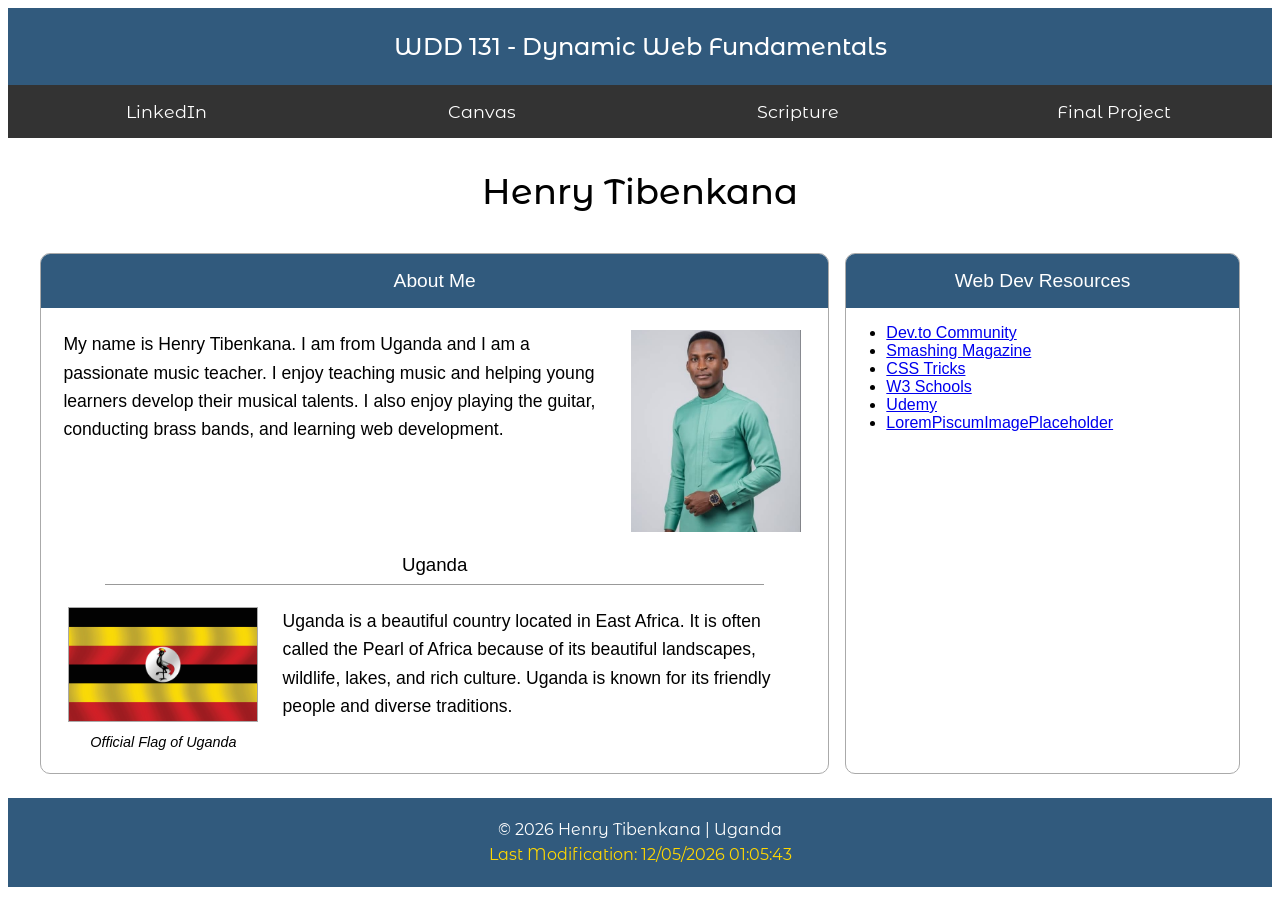
<file: index.html>
<!DOCTYPE html>
<html lang="en">
<head>
  <meta charset="UTF-8">
  <meta name="viewport" content="width=device-width, initial-scale=1.0">
  <title>WDD 131 – Dynamic Web Fundamentals - Henry Tibenkana</title>
  <meta name="description" content="WDD 131 - Dynamic Web Fundamentals home page for Henry Tibenkana featuring course resources and profile overview.">
  <meta name="author" content="Henry Tibenkana">

  <!--Google Fonts and font links -->
  <link rel="preconnect" href="https://fonts.googleapis.com">
<link rel="preconnect" href="https://fonts.gstatic.com" crossorigin>
<link href="https://fonts.googleapis.com/css2?family=Montserrat+Alternates:ital,wght@0,100;0,200;0,300;0,400;0,500;0,600;0,700;0,800;0,900;1,100;1,200;1,300;1,400;1,500;1,600;1,700;1,800;1,900&display=swap" rel="stylesheet">

  <link rel="stylesheet" href="styles/base.css">

  <script src="scripts/getdates.js" defer></script>
</head>
<body>
    <header>
        <span id="course-title">WDD 131 - Dynamic Web Fundamentals</span>
        <nav>
        <a href="#">LinkedIn</a>
        <a href="https://byupw.instructure.com/">Canvas</a>
        <a href="https://www.churchofjesuschrist.org/study/scriptures">
            Scripture
        </a>
        <a href="#">Final Project</a>
    </nav>
    </header>
    <main>
        <h1>Henry Tibenkana</h1>
        <section class="card">
            <h2>About Me</h2>

            <div class="about">
                <p>
                    My name is Henry Tibenkana. I am from Uganda and I am a
                    passionate music teacher. I enjoy teaching music and
                    helping young learners develop their musical talents.
                    I also enjoy playing the guitar, conducting brass bands,
                    and learning web development.
                </p>
            <img src="images/profile.jpg" 
                    alt="Henry Tibenkana" 
                    height="260" 
                    width="200">
            </div>

            <h3>Uganda</h3>
            <div class="country">
                <figure>
                    <img src="images/uganda-flag.webp.jpg" alt="Official Flag of Uganda" height="200" width="113">
         
                    <figcaption>
                    Official Flag of Uganda
                    </figcaption>
                </figure>  

                <p>
                    Uganda is a beautiful country located in East Africa.
                    It is often called the Pearl of Africa because of its
                    beautiful landscapes, wildlife, lakes, and rich culture.
                    Uganda is known for its friendly people and diverse
                    traditions.
                </p>

            </div>
            
        </section>
        <section class="card">
            <h2>Web Dev Resources</h2>
             <ul>
                <li><a href="https://dev.to/">Dev.to Community</a></li>
                <li> <a href="https://www.smashingmagazine.com/">Smashing Magazine</a></li>
                <li><a href="https://css-tricks.com/">CSS Tricks </a></li>
                <li><a href="https://www.w3schools.com/">W3 Schools</a></li>
                <li> <a href="https://www.udemy.com/"> Udemy</a> </li>
                <li><a href="#">LoremPiscumImagePlaceholder</a></li>
             </ul>           
        </section>

    </main>

    <footer>
    <p>
        © <span id="currentyear"></span> Henry Tibenkana | Uganda
    </p>

    <p id="lastModified"></p>
</footer>


</body>
</html>
</file>
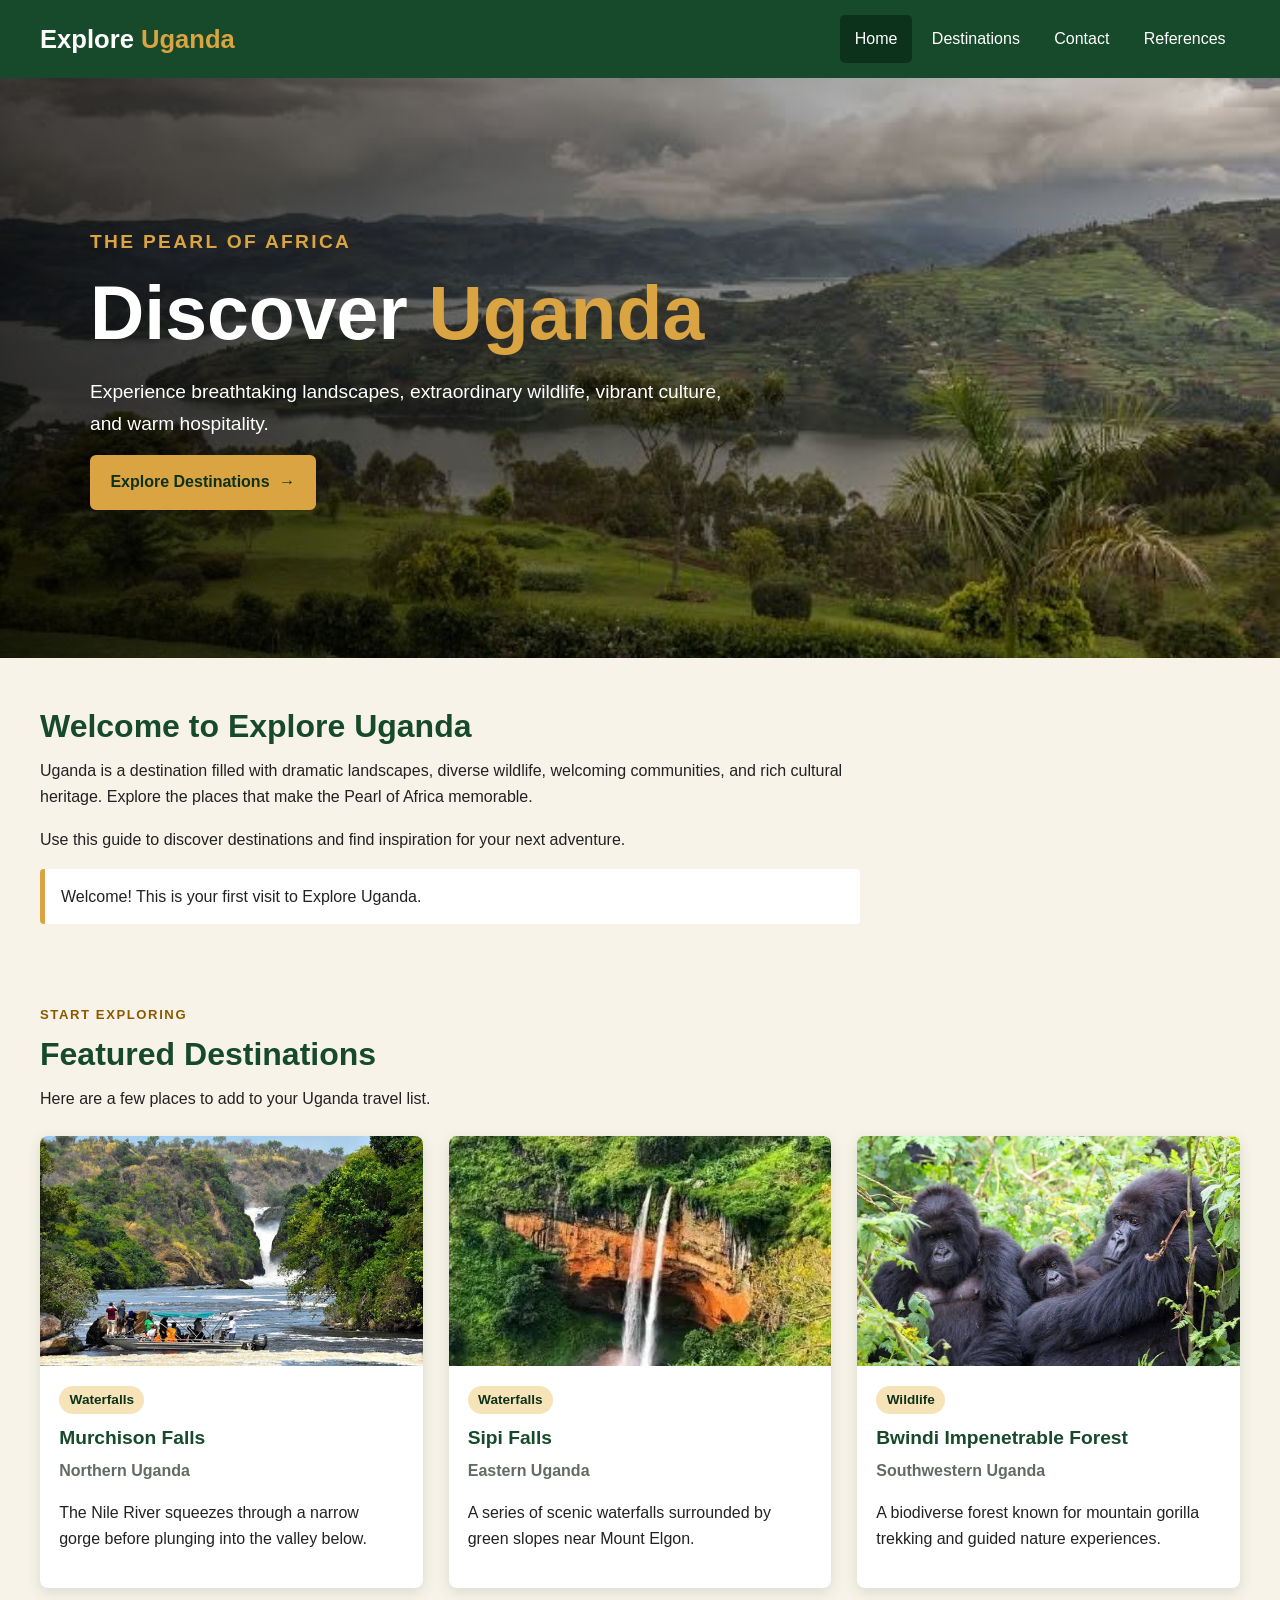
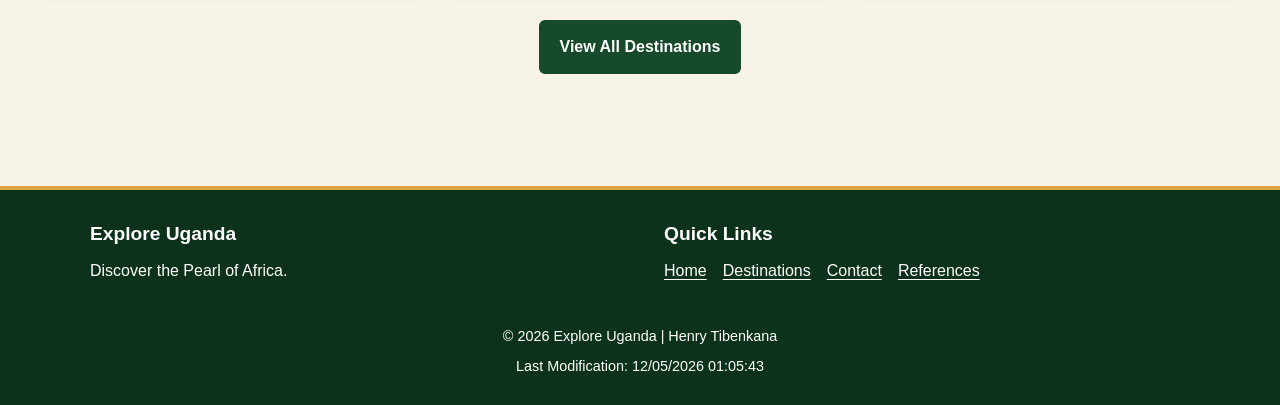
<file: project/index.html>
<!DOCTYPE html>
<html lang="en">
<head>
  <meta charset="UTF-8">
  <meta name="viewport" content="width=device-width, initial-scale=1.0">
  <meta name="description" content="Discover Uganda's landscapes, wildlife, culture, national parks, lakes, mountains, and unforgettable travel experiences.">
  <meta name="author" content="Henry Tibenkana">
  <title>Explore Uganda | The Pearl of Africa</title>
  <link rel="stylesheet" href="styles/project.css">
  <link rel="stylesheet" href="styles/project-large.css">
  <script src="scripts/project.js" defer></script>
  <script src="scripts/destinations.js" defer></script>
</head>
<body>
  <header class="site-header">
    <a href="index.html" class="logo">Explore <span>Uganda</span></a>
    <button class="menu-button" id="menuButton" type="button" aria-controls="mainNav" aria-expanded="false" aria-label="Open navigation menu">☰</button>
    <nav id="mainNav" class="main-nav" aria-label="Main navigation">
      <a href="index.html" aria-current="page">Home</a>
      <a href="destinations.html">Destinations</a>
      <a href="contact.html">Contact</a>
      <a href="references.html">References</a>
    </nav>
  </header>
  <main class="home-main">
    <section class="hero" aria-labelledby="heroTitle">
      <img src="images/uganda-hero.webp" alt="Illustrated green hills, a lake, and mountains in Uganda" width="1600" height="700" fetchpriority="high">
      <div class="hero-content">
        <p class="eyebrow">The Pearl of Africa</p>
        <h1 id="heroTitle">Discover <span>Uganda</span></h1>
        <p>Experience breathtaking landscapes, extraordinary wildlife, vibrant culture, and warm hospitality.</p>
        <a href="destinations.html" class="button button-gold">Explore Destinations <span aria-hidden="true">→</span></a>
      </div>
    </section>
    <section class="welcome-section content-width">
      <h2>Welcome to Explore Uganda</h2>
      <p>Uganda is a destination filled with dramatic landscapes, diverse wildlife, welcoming communities, and rich cultural heritage. Explore the places that make the Pearl of Africa memorable.</p>
      <p>Use this guide to discover destinations and find inspiration for your next adventure.</p>
      <p id="visitMessage" class="visit-message" aria-live="polite"></p>
    </section>
    <section class="featured content-width">
      <div class="section-heading">
        <p class="eyebrow">Start exploring</p>
        <h2>Featured Destinations</h2>
        <p>Here are a few places to add to your Uganda travel list.</p>
      </div>
      <div id="featuredContainer" class="destination-grid" aria-live="polite">
        <p>Loading featured destinations…</p>
      </div>
      <p class="center"><a href="destinations.html" class="button">View All Destinations</a></p>
    </section>
  </main>
  <footer class="site-footer">
    <div class="footer-content">
      <div><h2>Explore Uganda</h2><p>Discover the Pearl of Africa.</p></div>
      <div><h2>Quick Links</h2><nav aria-label="Footer navigation"><a href="index.html">Home</a><a href="destinations.html">Destinations</a><a href="contact.html">Contact</a><a href="references.html">References</a></nav></div>
    </div>
    <p class="copyright">© <span id="currentyear"></span> Explore Uganda | Henry Tibenkana</p>
    <p id="lastModified" class="last-modified"></p>
  </footer>
</body>
</html>
</file>
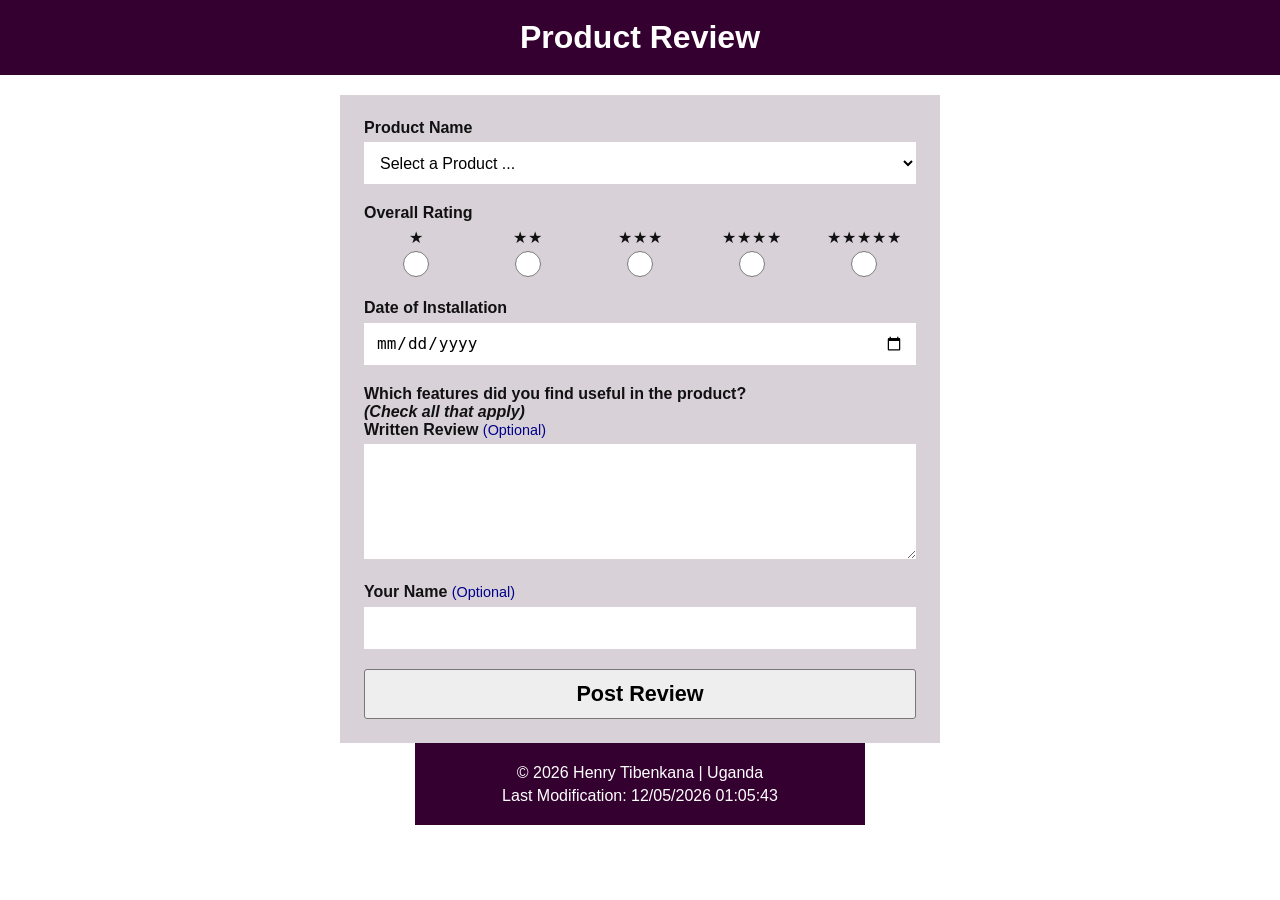
<file: form.html>
<!DOCTYPE html>
<html lang="en">
<head>
    <meta charset="UTF-8">
    <meta name="viewport" content="width=device-width, initial-scale=1.0">
    <meta name="description"
        content="Submit a product review by selecting a product, rating it, and sharing your experience.">

    <meta name="author" content="Henry Tibenkana">

    <title>Product Review</title>
    
    <link rel="stylesheet" href="styles/form.css">

    <script src="scripts/form.js" defer></script>  
</head>
<body>
    <header>
        <h1>Product Review</h1>
    </header>

    <main>
        <form method="get" action="review.html">

    <fieldset>

        <label for="product">Product Name</label>

        <select id="product" name="product" required>
            <option value="" disabled selected>
                Select a Product ...
            </option>
        </select>

        <label>Overall Rating</label>

        <div class="rating">

            <label for="rating1">
                <span>★</span>
                <input type="radio" id="rating1" name="rating" value="1" required>
            </label>

            <label for="rating2">
                <span>★★</span>
                <input type="radio" id="rating2" name="rating" value="2" required>
            </label>

            <label for="rating3">
                <span>★★★</span>
                <input type="radio" id="rating3" name="rating" value="3" required>
            </label>

            <label for="rating4">
                <span>★★★★</span>
                <input type="radio" id="rating4" name="rating" value="4" required>
            </label>

            <label for="rating5">
                <span>★★★★★</span>
                <input type="radio" id="rating5" name="rating" value="5" required>
            </label>

        </div>

        <label for="installDate">
            Date of Installation
        </label>

        <input type="date" id="installDate" name="installDate" required>

    </fieldset>

    <fieldset>

        <p class="field-title">
            Which features did you find useful in the product?
        </p>

        <p><em>(Check all that apply)</em></p>

        <!-- checkboxes here -->

    </fieldset>

    <fieldset>

        <label for="review">
            Written Review
            <span class="optional">(Optional)</span>
        </label>

        <textarea id="review" name="review"></textarea>

        <label for="userName">
            Your Name
            <span class="optional">(Optional)</span>
        </label>

        <input type="text" id="userName" name="userName">

    </fieldset>

    <input type="submit" value="Post Review">

</form>
    </main>

    <footer>
        <p>
            &copy; <span id="currentyear"></span> Henry Tibenkana | Uganda
        </p>

        <p id="lastModified"></p>
    </footer>

</body>
</html>
</file>
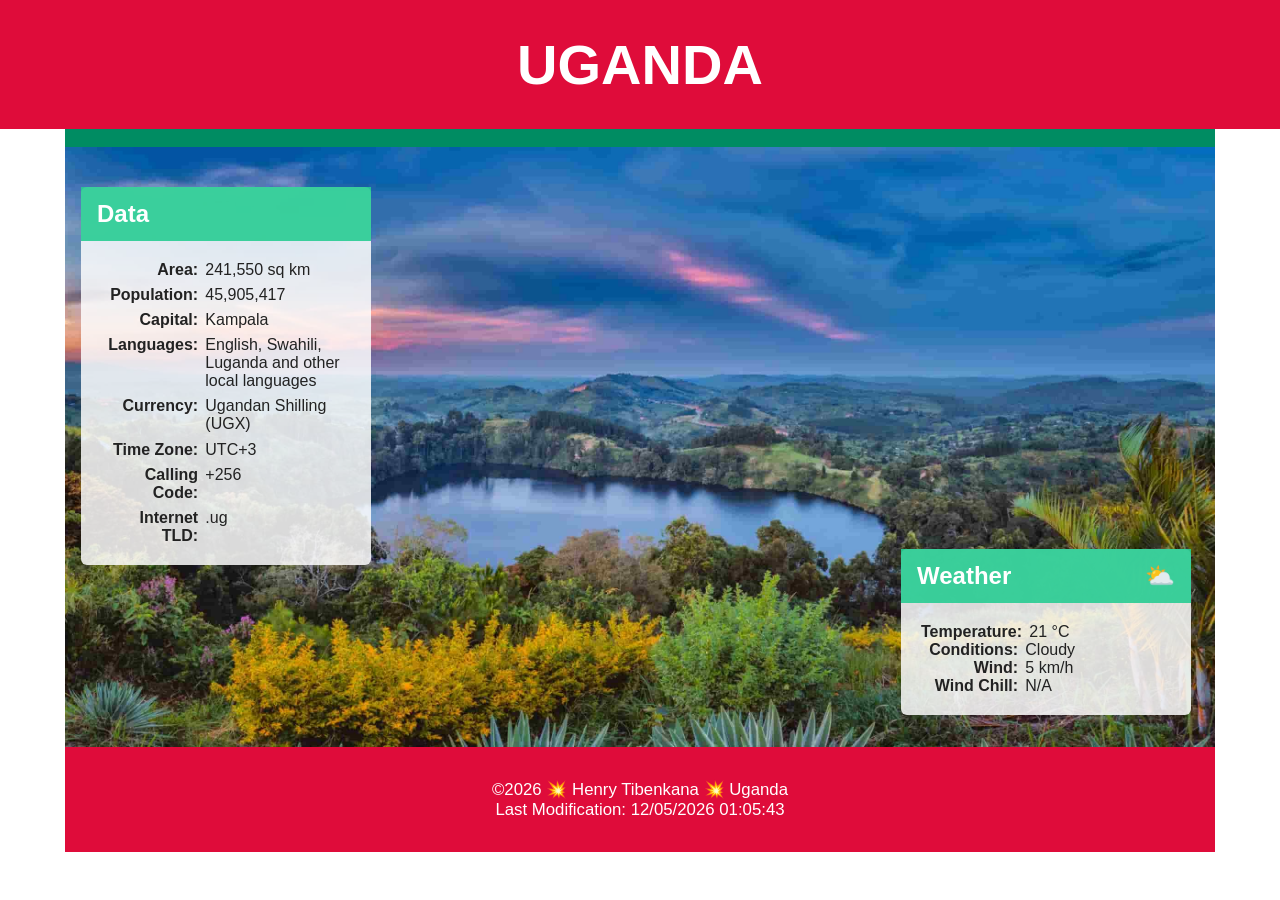
<file: place.html>
<!DOCTYPE html>
<html lang="en">
<head>
    <meta charset="UTF-8">
    <meta name="viewport" content="width=device-width, initial-scale=1.0">
    <meta name="description" content="Information about Uganda, including geography and weather.">
    <title>Uganda</title>
    <meta name="author" content="Henry Tibenkana">
    <link rel="stylesheet" href="styles/design.css">
    <script src="scripts/place.js" defer></script>
</head>
<body>
    <header>
        <h1>UGANDA</h1>
    </header>

    <main>
       <picture class="hero">
            <source 
            media="(min-width: 700px)" 
            srcset="images/uganda-large.webp" 
            sizes="100vw">
    
            <img 
            src="images/uganda-small.webp"
            srcset="images/uganda-small.webp 600w,
                    images/uganda-large.webp 1200w"
            sizes="100vw"
            alt="landscape in Uganda">
        </picture>

        <section class="data-card">
            <h2>Data</h2>
            <dl>
                <dt><strong>Area:</strong></dt><dd>241,550 sq km</dd>
                <dt><strong>Population:</strong></dt><dd>45,905,417</dd>
                <dt><strong>Capital:</strong></dt><dd>Kampala</dd>
                <dt><strong>Languages:</strong></dt><dd>English, Swahili, Luganda and other local languages</dd>
                <dt><strong>Currency:</strong></dt><dd>Ugandan Shilling (UGX)</dd>
                <dt><strong>Time Zone:</strong></dt><dd>UTC+3</dd>
                <dt><strong>Calling Code:</strong></dt><dd>+256</dd>
                <dt><strong>Internet TLD:</strong></dt><dd>.ug</dd>
            </dl>
        </section>

        <section class="weather-card">
            <h2>Weather</h2>
            <img src="images/weather.svg" alt="Partly cloudy weather">
            <p><strong>Temperature:</strong> <span id="temperature-value">21 °C</span></p>
            <p><strong>Conditions:</strong> <span>Cloudy</span></p>
            <p><strong>Wind:</strong> <span id="wind-speed-value">5 km/h</span></p>
            <p><strong>Wind Chill:</strong> <span id="wind-chill">N/A</span></p>
        </section>

    </main>

    <footer>
        <p>&copy;<span id="current-year"></span> 💥 Henry Tibenkana 💥 Uganda</p>
        <p>Last Modification: <span id="last-modified"></span></p>
    </footer>
</body>
</html>
</file>
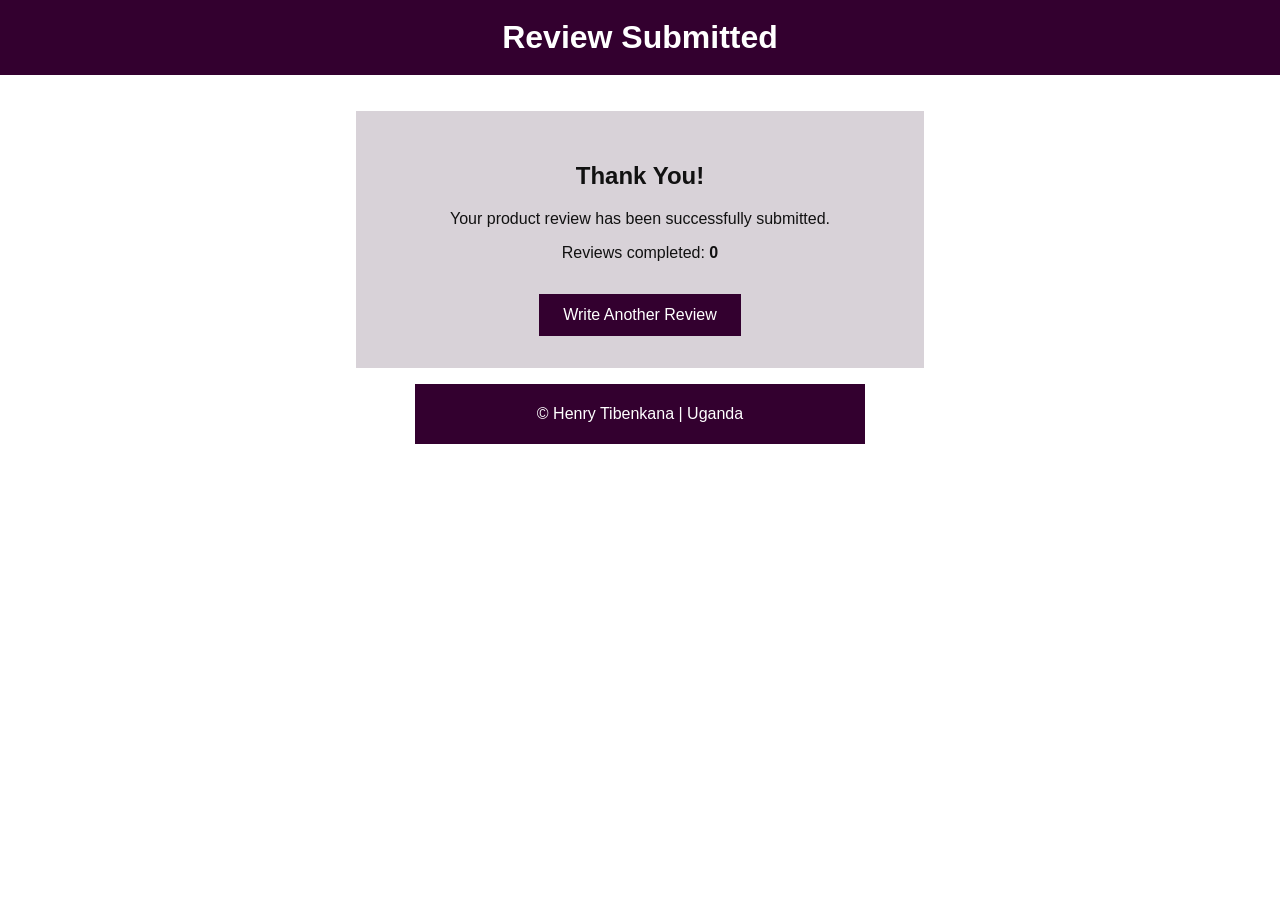
<file: review.html>
<!DOCTYPE html>
<html lang="en">

<head>
    <meta charset="UTF-8">
    <meta name="viewport" content="width=device-width, initial-scale=1.0">

    <meta name="description"
        content="Confirmation page for your submitted product review.">

    <meta name="author" content="Henry Tibenkana">

    <title>Review Submitted</title>

    <link rel="stylesheet" href="styles/form.css">

    <script src="scripts/form.js" defer></script>
</head>

<body>

    <header>
        <h1>Review Submitted</h1>
    </header>

    <main class="confirmation">

        <section>
            <h2>Thank You!</h2>

            <p>
                Your product review has been successfully submitted.
            </p>

            <p>
                Reviews completed:
                <strong id="reviewCount">0</strong>
            </p>

            <a href="form.html" class="button">
                Write Another Review
            </a>
        </section>

    </main>

    <footer>
        <p>
            &copy; <span id="currentyear"></span> Henry Tibenkana | Uganda
        </p>

        <p id="lastModified"></p>
    </footer>

</body>

</html>
</file>
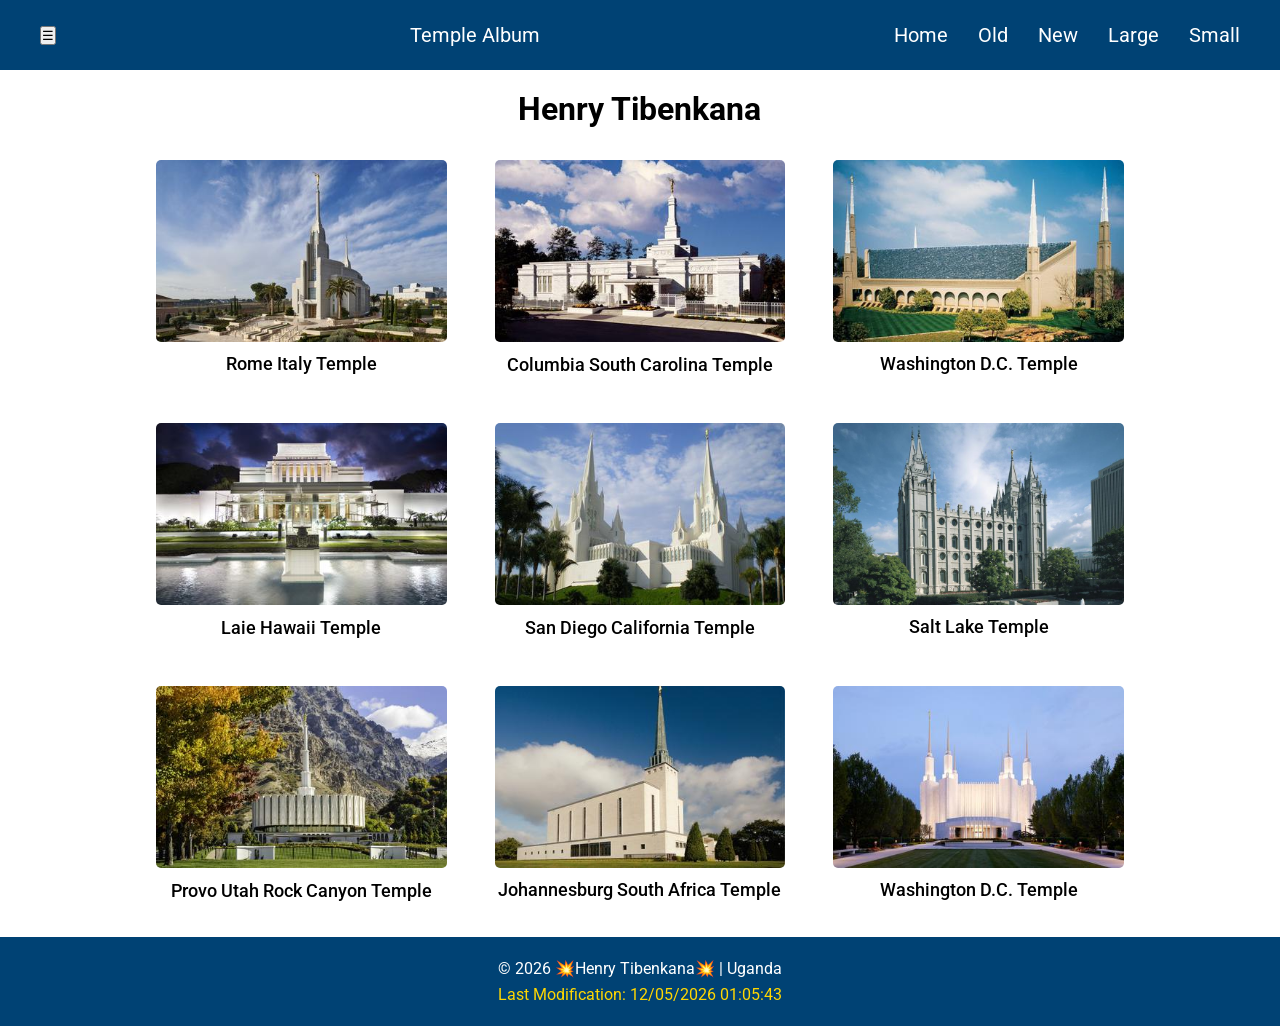
<file: temples.html>
<!DOCTYPE html>
<html lang="en">

<head>
    <meta charset="UTF-8">
    <meta name="viewport" content="width=device-width, initial-scale=1.0">

    <meta name="description" content="A responsive temple picture album created for WDD 131.">
    <meta name="author" content="Henry Tibenkana ">

    <title>Temple Album</title>

    <link rel="preconnect" href="https://fonts.googleapis.com">
    <link rel="preconnect" href="https://fonts.gstatic.com" crossorigin>
    <link href="https://fonts.googleapis.com/css2?family=Montserrat:wght@400;600;700&family=Roboto:wght@400;500&display=swap" rel="stylesheet">

    <link rel="stylesheet" href="styles/temples.css">
    <link rel="stylesheet" href="styles/temples-large.css">

    <script src="scripts/temples.js" defer></script>
</head>

<body>

    <header>
        <nav id="menu">
            <button id="menuButton" aria-label="Open navigation menu">
                ☰
            </button>
            <div class="title">Temple Album</div>

            <ul>
                <li><a href="#" data-filter="home">Home</a></li>
                <li><a href="#" data-filter="old">Old</a></li>
                <li><a href="#" data-filter="new">New</a></li>
                <li><a href="#" data-filter="large">Large</a></li>
                <li><a href="#" data-filter="small">Small</a></li>
            </ul>

            
        </nav>
    </header>

    <main>

        <h1>Henry Tibenkana</h1>

        <figure>
            <img src="images/Temple-1.webp" alt="Rome Italy Temple" loading="lazy">
            <figcaption>Rome Italy Temple</figcaption>
        </figure>

        <figure>
            <img src="images/Temple-2.webp" alt="Columbia South Carolina Temple" loading="lazy">
            <figcaption>Columbia South Carolina Temple</figcaption>
        </figure>

        <figure>
            <img src="images/Temple3.webp" alt="Washington D.C. Temple" loading="lazy">
            <figcaption>Washington D.C. Temple</figcaption>
        </figure>

        <figure>
            <img src="images/Temple4.webp" alt="Laie Hawaii Temple" loading="lazy">
            <figcaption>Laie Hawaii Temple</figcaption>
        </figure>

        <figure>
            <img src="images/Temple5.webp" alt="San Diego California Temple" loading="lazy">
            <figcaption>San Diego California Temple</figcaption>
        </figure>

        <figure>
            <img src="images/Temple6.webp" alt="Salt Lake Temple" loading="lazy">
            <figcaption>Salt Lake Temple</figcaption>
        </figure>

        <figure>
            <img src="images/Temple7.webp" alt="Provo Utah Rock Canyon Temple" loading="lazy">
            <figcaption>Provo Utah Rock Canyon Temple</figcaption>
        </figure>

        <figure>
            <img src="images/Temple8.webp" alt="Johannesburg South Africa Temple" loading="lazy">
            <figcaption>Johannesburg South Africa Temple</figcaption>
        </figure>

        <figure>
            <img src="images/Temple9.webp" alt="Washington D.C. Temple" loading="lazy">
            <figcaption>Washington D.C. Temple</figcaption>
        </figure>

    </main>

    <footer>
        <p>
            &copy; <span id="currentyear">2026</span>
            💥Henry Tibenkana💥 | Uganda
        </p>

        <p id="lastModified"></p>
    </footer>

</body>

</html>
</file>
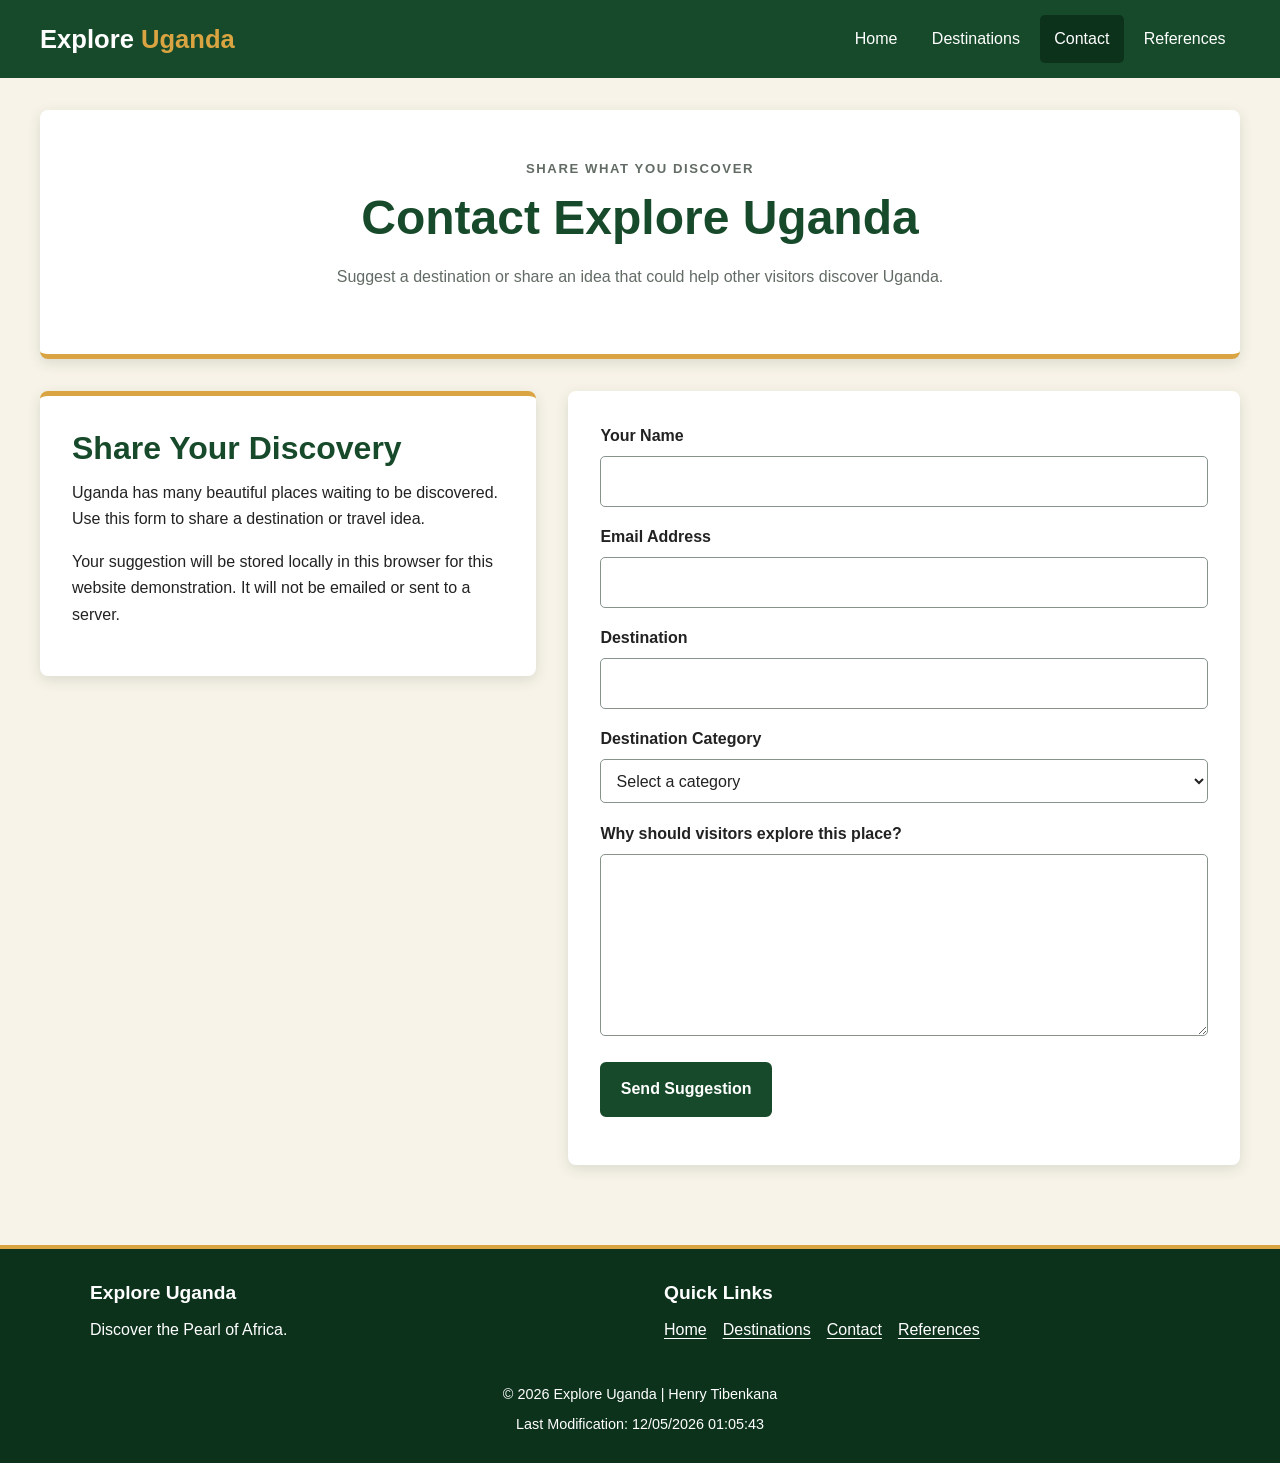
<file: project/contact.html>
<!DOCTYPE html>
<html lang="en">
<head>
  <meta charset="UTF-8">
  <meta name="viewport" content="width=device-width, initial-scale=1.0">
  <meta name="description" content="Contact Explore Uganda and suggest a destination or share your thoughts about Uganda travel.">
  <meta name="author" content="Henry Tibenkana">
  <title>Contact | Explore Uganda</title>
  <link rel="stylesheet" href="styles/project.css">
  <link rel="stylesheet" href="styles/project-large.css">
  <script src="scripts/project.js" defer></script>
  <script src="scripts/contact.js" defer></script>
</head>
<body>
  <header class="site-header">
    <a href="index.html" class="logo">Explore <span>Uganda</span></a>
    <button class="menu-button" id="menuButton" type="button" aria-controls="mainNav" aria-expanded="false" aria-label="Open navigation menu">☰</button>
    <nav id="mainNav" class="main-nav" aria-label="Main navigation">
      <a href="index.html">Home</a>
      <a href="destinations.html">Destinations</a>
      <a href="contact.html" aria-current="page">Contact</a>
      <a href="references.html">References</a>
    </nav>
  </header>
  <main class="content-width page-main">
    <section class="page-introduction">
      <p class="eyebrow">Share what you discover</p>
      <h1>Contact Explore Uganda</h1>
      <p>Suggest a destination or share an idea that could help other visitors discover Uganda.</p>
    </section>
    <section class="contact-layout">
      <div class="contact-information">
        <h2>Share Your Discovery</h2>
        <p>Uganda has many beautiful places waiting to be discovered. Use this form to share a destination or travel idea.</p>
        <p>Your suggestion will be stored locally in this browser for this website demonstration. It will not be emailed or sent to a server.</p>
      </div>
      <form id="contactForm">
        <div class="form-group">
          <label for="name">Your Name</label>
          <input type="text" id="name" name="name" autocomplete="name" required maxlength="80">
        </div>
        <div class="form-group">
          <label for="email">Email Address</label>
          <input type="email" id="email" name="email" autocomplete="email" required>
        </div>
        <div class="form-group">
          <label for="destination">Destination</label>
          <input type="text" id="destination" name="destination" required maxlength="100">
        </div>
        <div class="form-group">
          <label for="category">Destination Category</label>
          <select id="category" name="category" required>
            <option value="" disabled selected>Select a category</option>
            <option value="Wildlife">Wildlife</option><option value="Waterfalls">Waterfalls</option>
            <option value="Lakes">Lakes</option><option value="Mountains">Mountains</option><option value="Culture">Culture</option>
          </select>
        </div>
        <div class="form-group">
          <label for="message">Why should visitors explore this place?</label>
          <textarea id="message" name="message" rows="6" required maxlength="1000"></textarea>
        </div>
        <button class="button" type="submit">Send Suggestion</button>
        <p id="formMessage" class="form-message" aria-live="polite"></p>
      </form>
    </section>
  </main>
  <footer class="site-footer">
    <div class="footer-content">
      <div><h2>Explore Uganda</h2><p>Discover the Pearl of Africa.</p></div>
      <div><h2>Quick Links</h2><nav aria-label="Footer navigation"><a href="index.html">Home</a><a href="destinations.html">Destinations</a><a href="contact.html">Contact</a><a href="references.html">References</a></nav></div>
    </div>
    <p class="copyright">© <span id="currentyear"></span> Explore Uganda | Henry Tibenkana</p>
    <p id="lastModified" class="last-modified"></p>
  </footer>
</body>
</html>
</file>
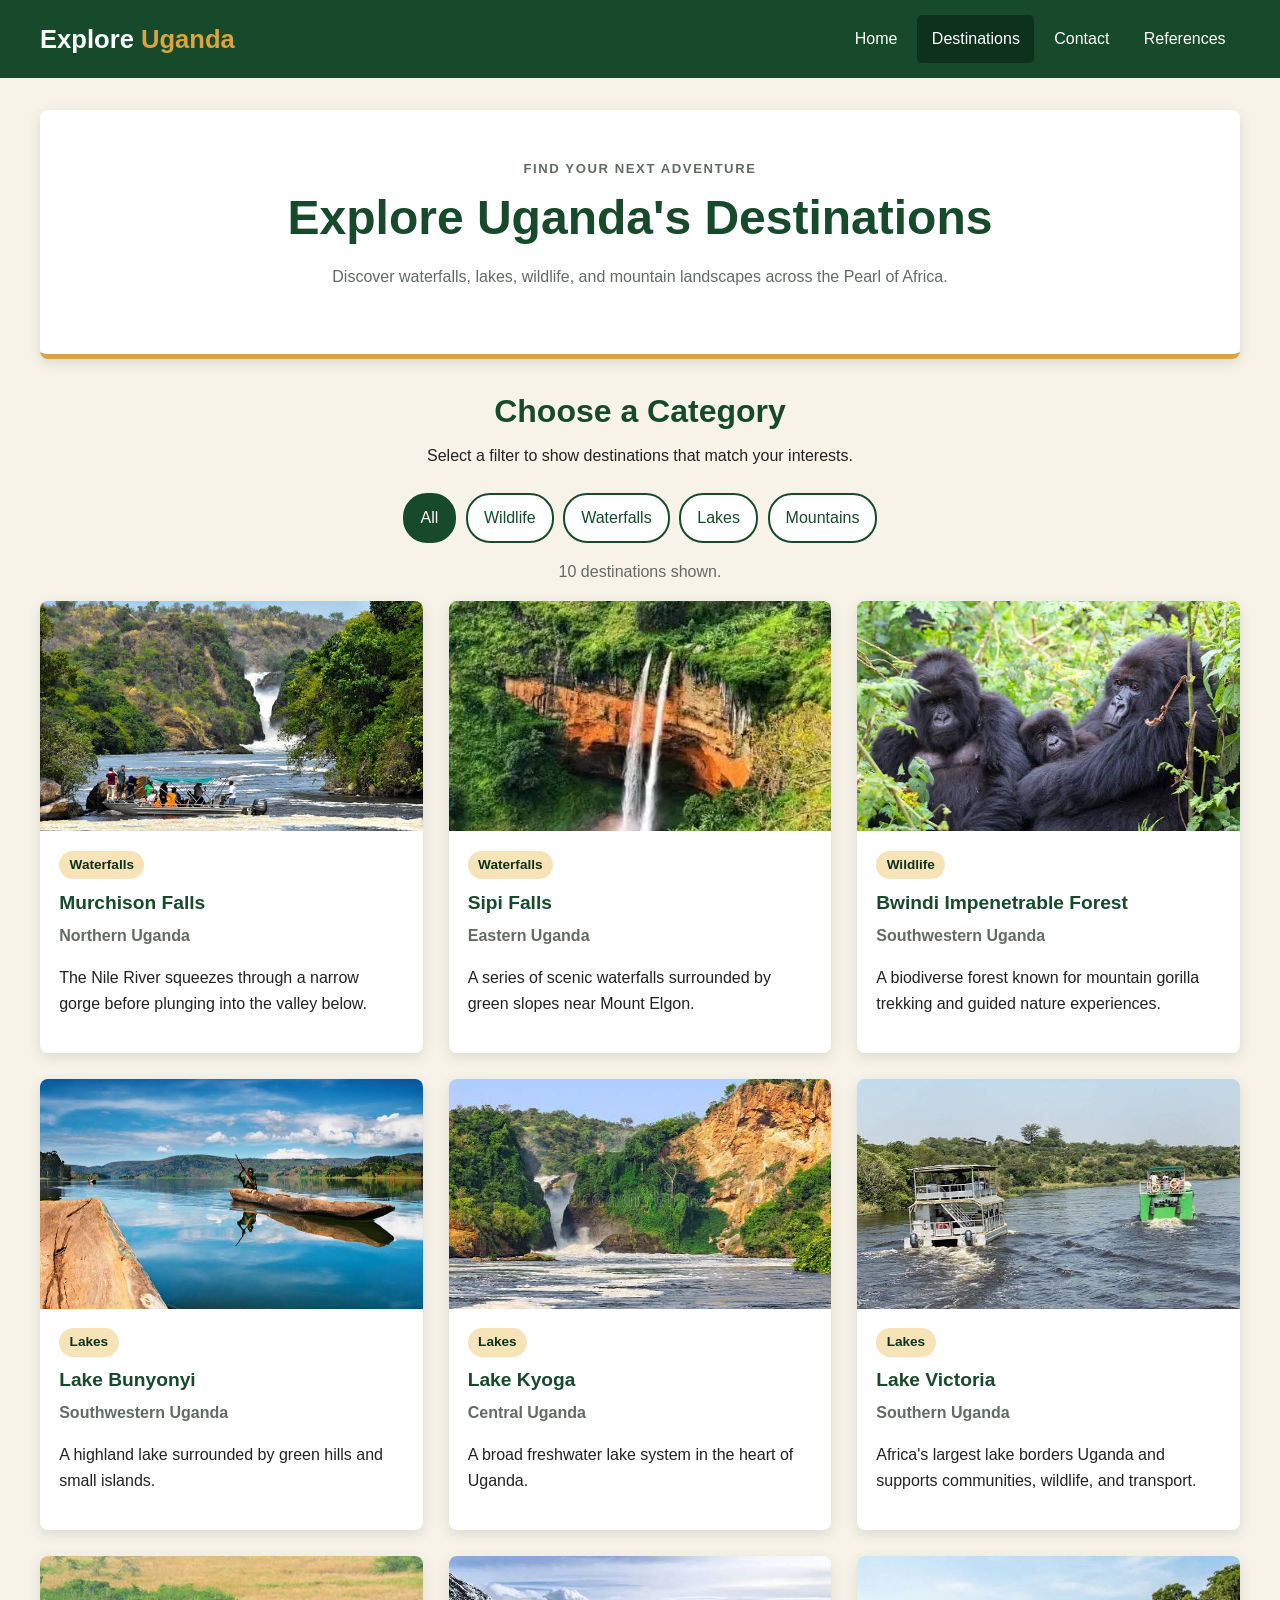
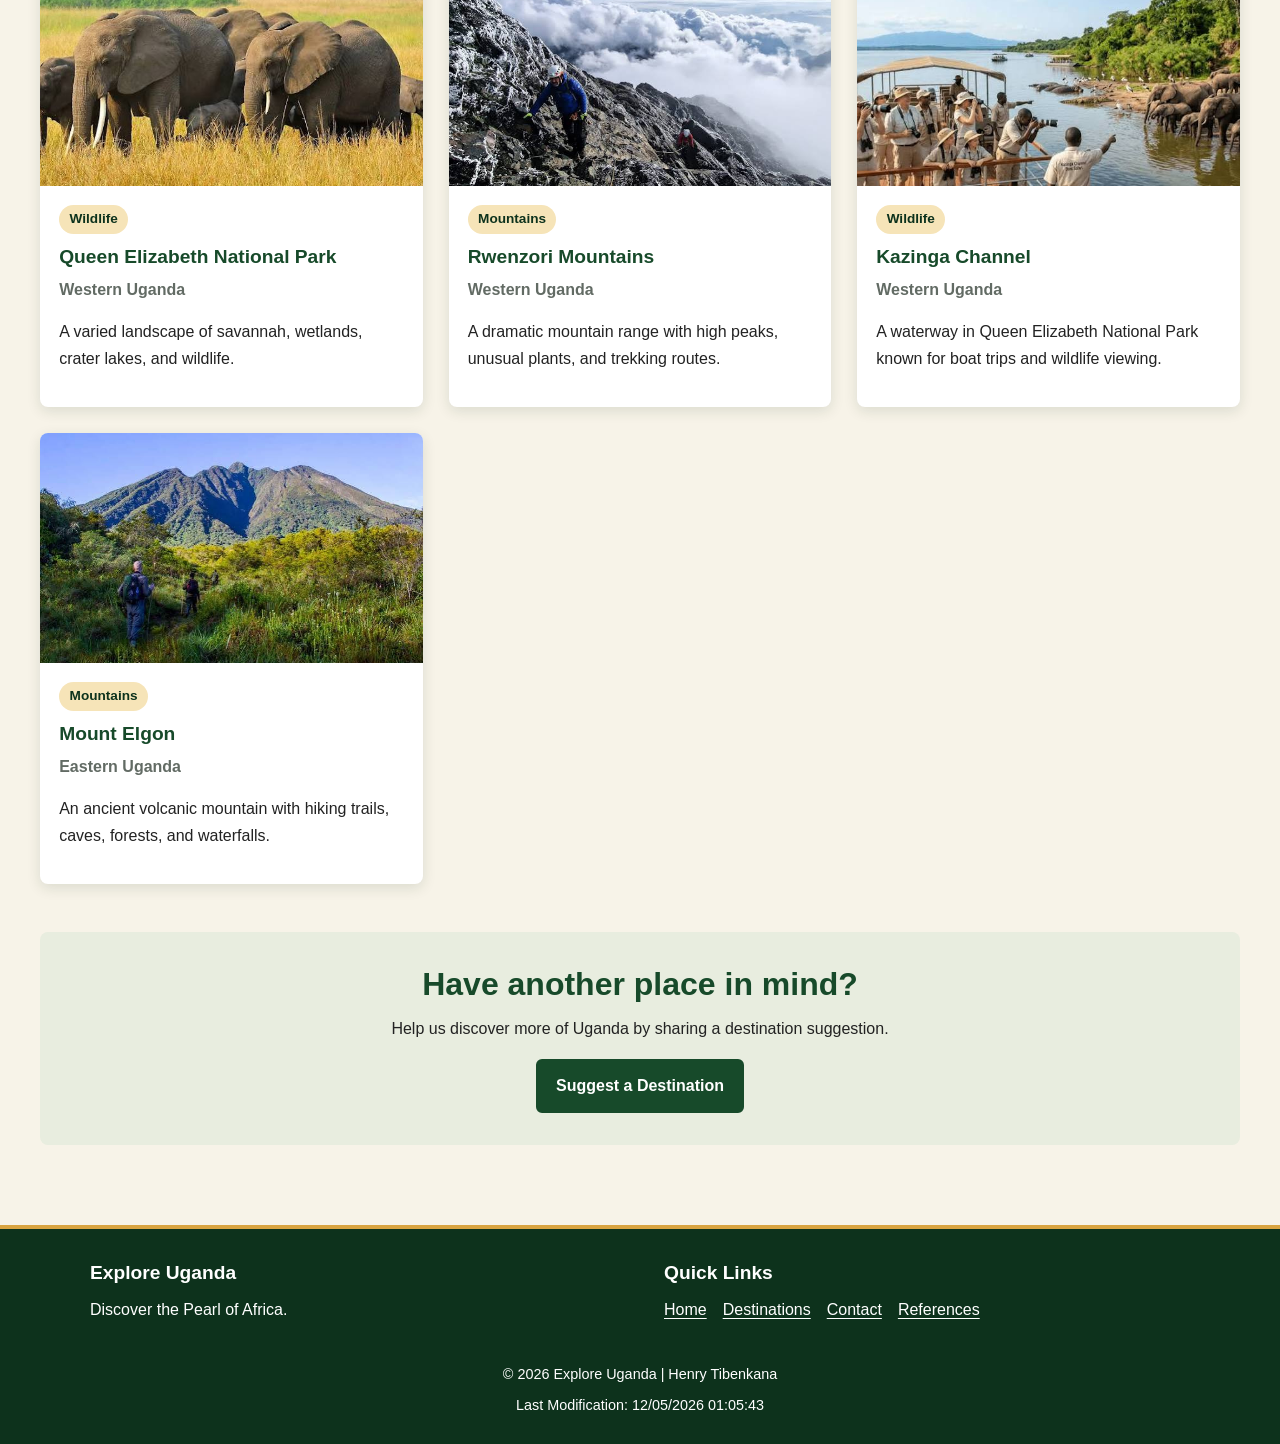
<file: project/destinations.html>
<!DOCTYPE html>
<html lang="en">
<head>
  <meta charset="UTF-8">
  <meta name="viewport" content="width=device-width, initial-scale=1.0">
  <meta name="description" content="Explore Uganda's waterfalls, lakes, wildlife destinations, and mountains.">
  <meta name="author" content="Henry Tibenkana">
  <title>Destinations | Explore Uganda</title>
  <link rel="stylesheet" href="styles/project.css">
  <link rel="stylesheet" href="styles/project-large.css">
  <script src="scripts/project.js" defer></script>
  <script src="scripts/destinations.js" defer></script>
</head>
<body>
  <header class="site-header">
    <a href="index.html" class="logo">Explore <span>Uganda</span></a>
    <button class="menu-button" id="menuButton" type="button" aria-controls="mainNav" aria-expanded="false" aria-label="Open navigation menu">☰</button>
    <nav id="mainNav" class="main-nav" aria-label="Main navigation">
      <a href="index.html">Home</a>
      <a href="destinations.html" aria-current="page">Destinations</a>
      <a href="contact.html">Contact</a>
      <a href="references.html">References</a>
    </nav>
  </header>
  <main class="content-width page-main">
    <section class="page-introduction">
      <p class="eyebrow">Find your next adventure</p>
      <h1>Explore Uganda's Destinations</h1>
      <p>Discover waterfalls, lakes, wildlife, and mountain landscapes across the Pearl of Africa.</p>
    </section>
    <section class="destination-section">
      <h2>Choose a Category</h2>
      <p class="section-intro">Select a filter to show destinations that match your interests.</p>
      <div class="filter-buttons" role="group" aria-label="Filter destinations">
        <button type="button" data-category="All" aria-pressed="true" class="active">All</button>
        <button type="button" data-category="Wildlife" aria-pressed="false">Wildlife</button>
        <button type="button" data-category="Waterfalls" aria-pressed="false">Waterfalls</button>
        <button type="button" data-category="Lakes" aria-pressed="false">Lakes</button>
        <button type="button" data-category="Mountains" aria-pressed="false">Mountains</button>
      </div>
      <p id="resultsMessage" class="results-message" aria-live="polite"></p>
      <div id="destinationContainer" class="destination-grid" aria-live="polite">
        <p>Loading destinations…</p>
      </div>
    </section>
    <section class="travel-message">
      <h2>Have another place in mind?</h2>
      <p>Help us discover more of Uganda by sharing a destination suggestion.</p>
      <a href="contact.html" class="button">Suggest a Destination</a>
    </section>
  </main>
  <footer class="site-footer">
    <div class="footer-content">
      <div><h2>Explore Uganda</h2><p>Discover the Pearl of Africa.</p></div>
      <div><h2>Quick Links</h2><nav aria-label="Footer navigation"><a href="index.html">Home</a><a href="destinations.html">Destinations</a><a href="contact.html">Contact</a><a href="references.html">References</a></nav></div>
    </div>
    <p class="copyright">© <span id="currentyear"></span> Explore Uganda | Henry Tibenkana</p>
    <p id="lastModified" class="last-modified"></p>
  </footer>
</body>
</html>
</file>
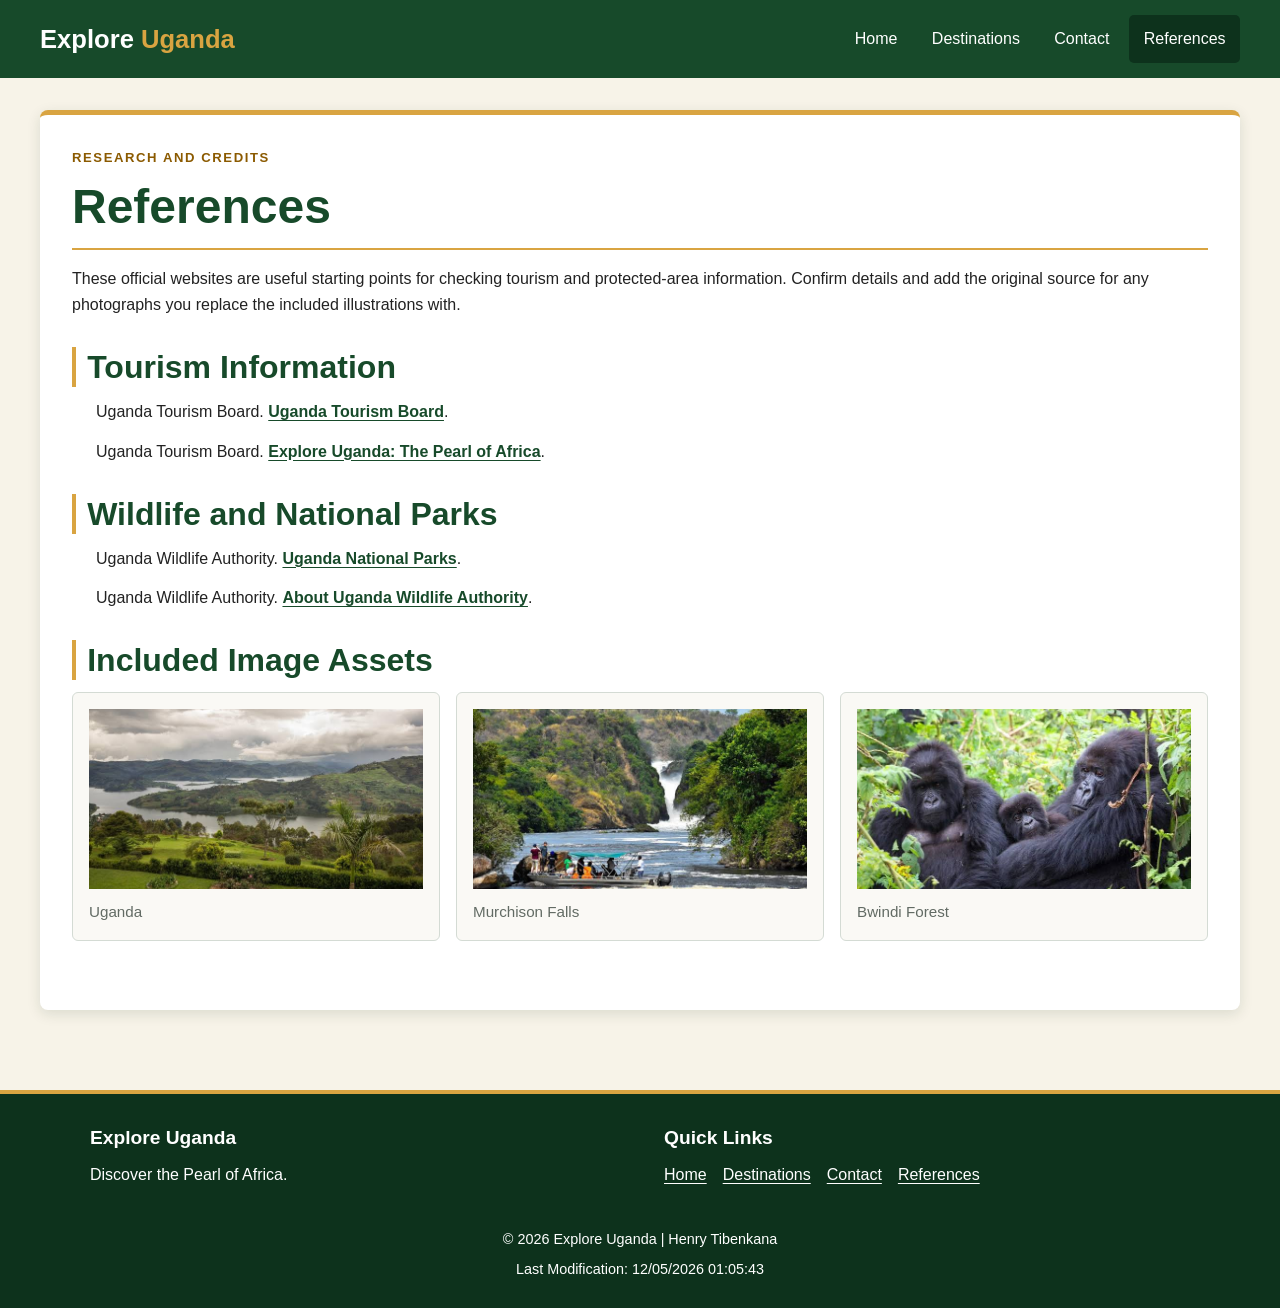
<file: project/references.html>
<!DOCTYPE html>
<html lang="en">
<head>
  <meta charset="UTF-8">
  <meta name="viewport" content="width=device-width, initial-scale=1.0">
  <meta name="description" content="References and image asset notes for the Explore Uganda tourism website.">
  <meta name="author" content="Henry Tibenkana">
  <title>References | Explore Uganda</title>
  <link rel="stylesheet" href="styles/project.css">
  <link rel="stylesheet" href="styles/project-large.css">
  <script src="scripts/project.js" defer></script>
</head>
<body>
  <header class="site-header">
    <a href="index.html" class="logo">Explore <span>Uganda</span></a>
    <button class="menu-button" id="menuButton" type="button" aria-controls="mainNav" aria-expanded="false" aria-label="Open navigation menu">☰</button>
    <nav id="mainNav" class="main-nav" aria-label="Main navigation">
      <a href="index.html">Home</a><a href="destinations.html">Destinations</a><a href="contact.html">Contact</a><a href="references.html" aria-current="page">References</a>
    </nav>
  </header>
  <main class="content-width page-main">
    <section class="references">
      <p class="eyebrow">Research and credits</p>
      <h1>References</h1>
      <p>These official websites are useful starting points for checking tourism and protected-area information. Confirm details and add the original source for any photographs you replace the included illustrations with.</p>
      <h2>Tourism Information</h2>
      <ul>
        <li>Uganda Tourism Board. <a href="https://utb.go.ug/" target="_blank" rel="noopener noreferrer">Uganda Tourism Board</a>.</li>
        <li>Uganda Tourism Board. <a href="https://utb.go.ug/explore-uganda-the-pearl-of-africa-for-an-adventure-of-a-lifetime-understanding-ugandas-refreshed-tourism-destination-brand/" target="_blank" rel="noopener noreferrer">Explore Uganda: The Pearl of Africa</a>.</li>
      </ul>
      <h2>Wildlife and National Parks</h2>
      <ul>
        <li>Uganda Wildlife Authority. <a href="https://ugandawildlife.org/national-parks/" target="_blank" rel="noopener noreferrer">Uganda National Parks</a>.</li>
        <li>Uganda Wildlife Authority. <a href="https://ugandawildlife.org/about-uwa/" target="_blank" rel="noopener noreferrer">About Uganda Wildlife Authority</a>.</li>
      </ul>
      <h2>Included Image Assets</h2>
      
      <ul class="asset-list">
        <li><figure><img src="images/uganda-hero.webp" alt="Illustration of Uganda hills and a lake" width="600" height="300" loading="lazy"><figcaption>Uganda</figcaption></figure></li>
        <li><figure><img src="images/murchison-falls.webp" alt="Illustrated waterfall" width="600" height="300" loading="lazy"><figcaption>Murchison Falls</figcaption></figure></li>
        <li><figure><img src="images/bwindi.webp" alt="Illustrated green forest" width="600" height="300" loading="lazy"><figcaption>Bwindi Forest</figcaption></figure></li>
      </ul>
    </section>
  </main>
  <footer class="site-footer">
    <div class="footer-content">
      <div><h2>Explore Uganda</h2><p>Discover the Pearl of Africa.</p></div>
      <div><h2>Quick Links</h2><nav aria-label="Footer navigation"><a href="index.html">Home</a><a href="destinations.html">Destinations</a><a href="contact.html">Contact</a><a href="references.html">References</a></nav></div>
    </div>
    <p class="copyright">© <span id="currentyear"></span> Explore Uganda | Henry Tibenkana</p>
    <p id="lastModified" class="last-modified"></p>
  </footer>
</body>
</html>
</file>
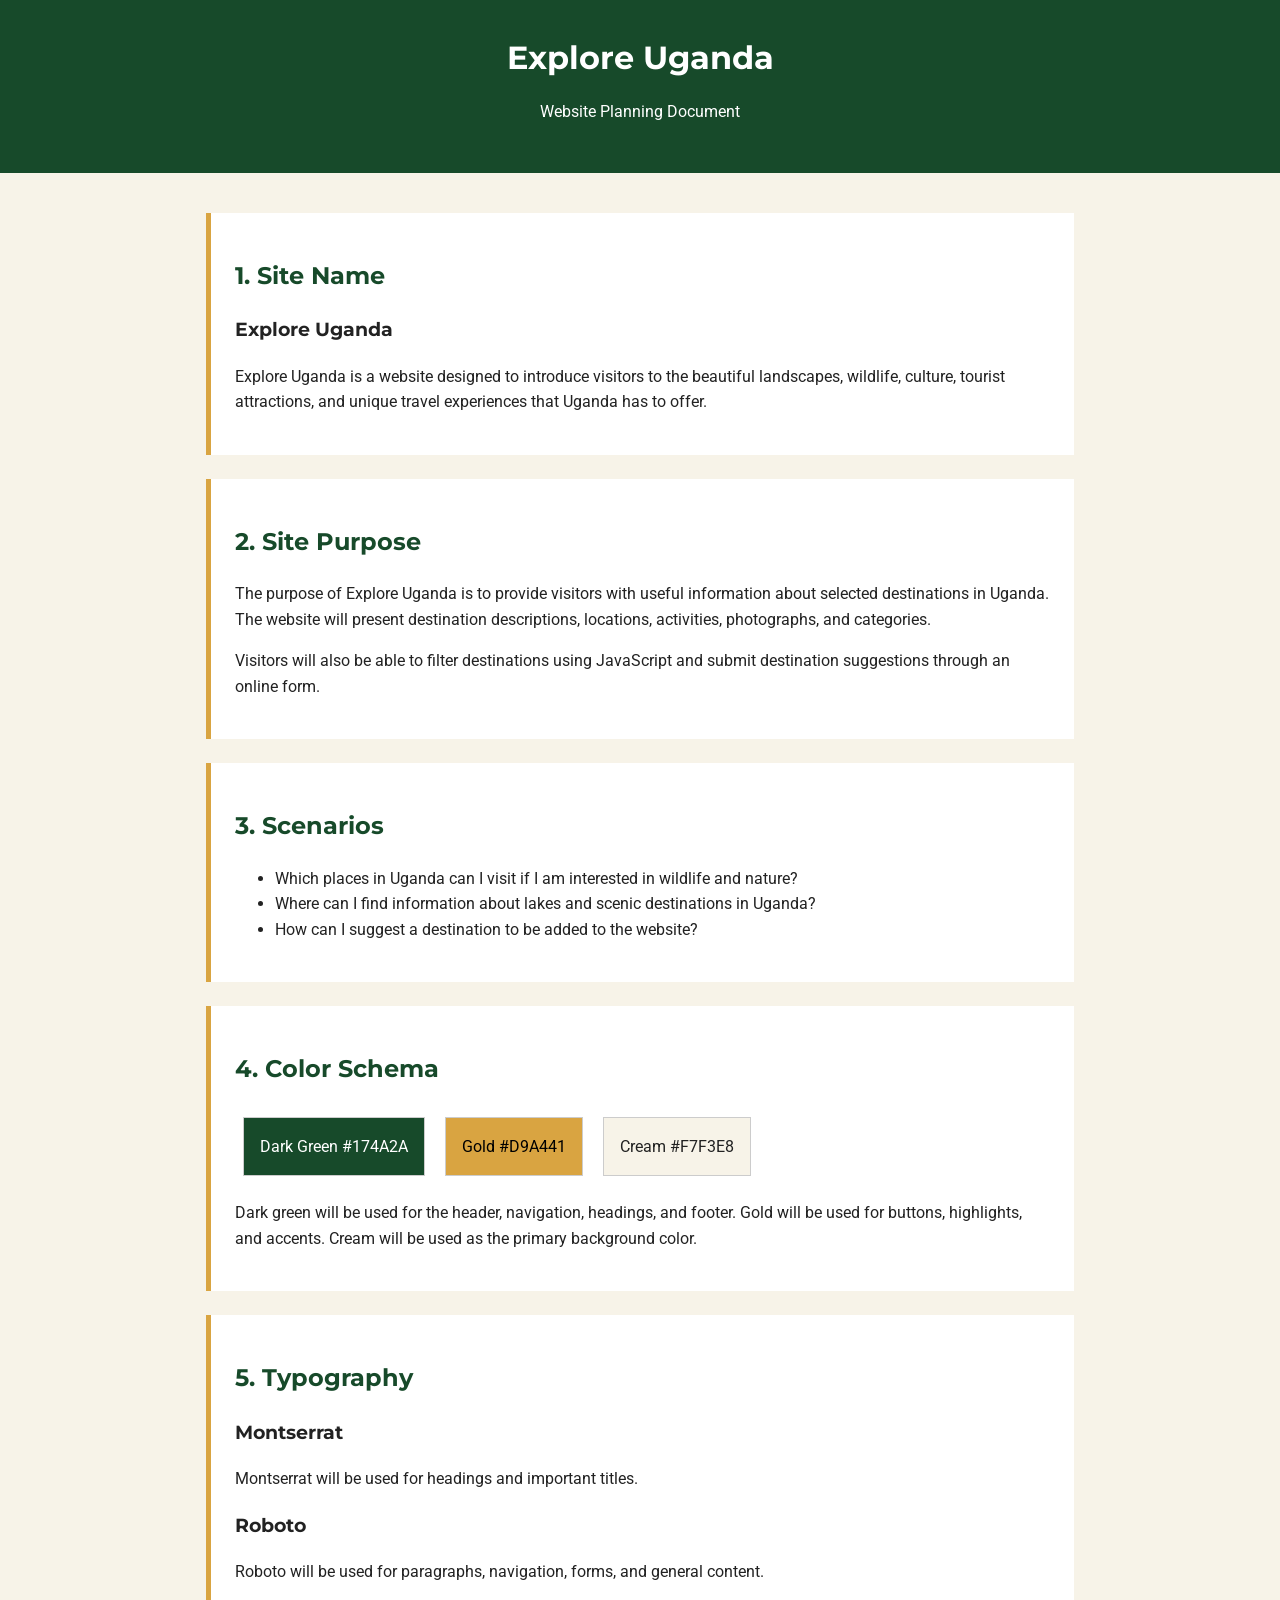
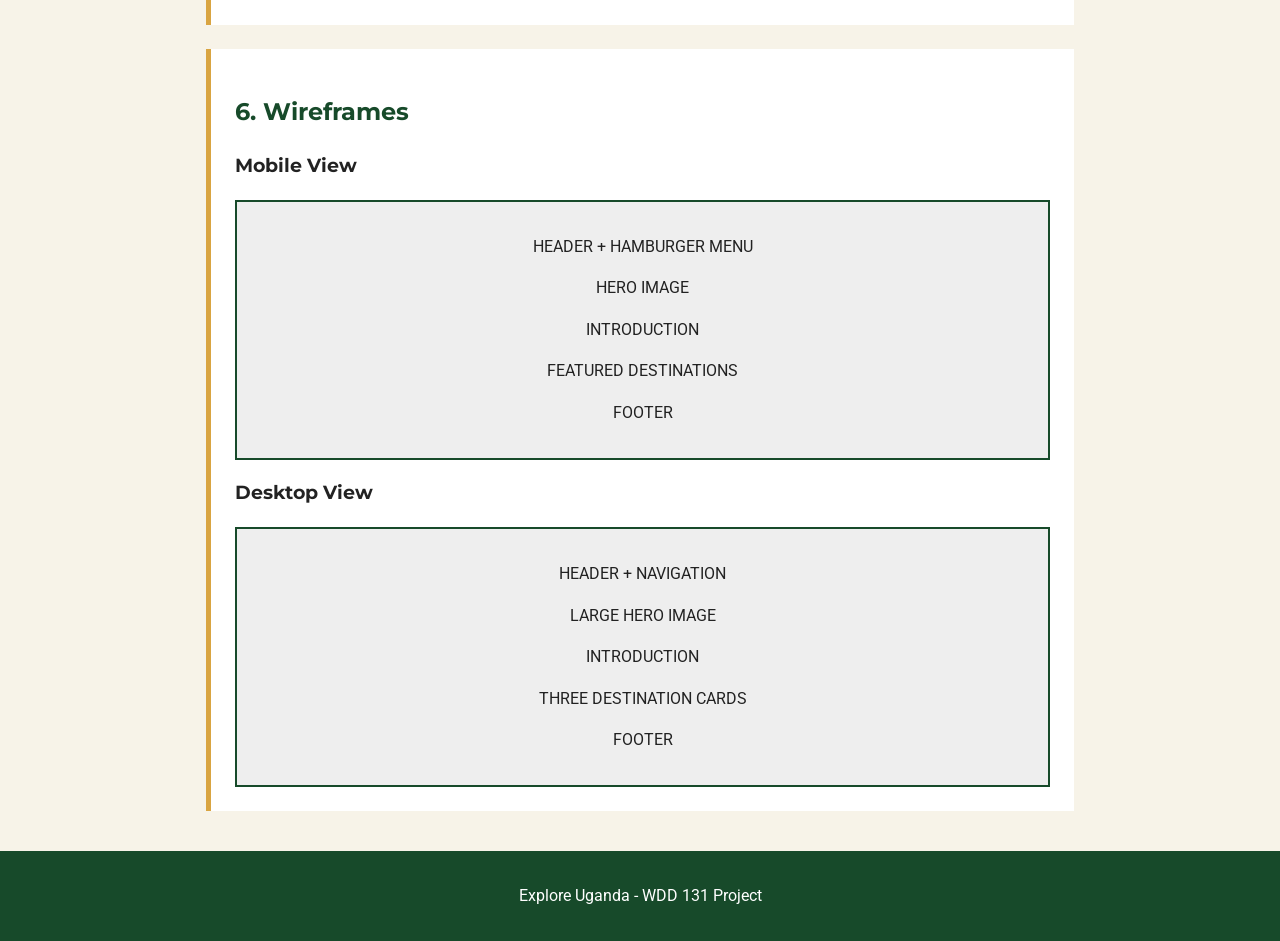
<file: project/siteplan.html>
<!DOCTYPE html>
<html lang="en">

<head>
    <meta charset="UTF-8">
    <meta name="viewport" content="width=device-width, initial-scale=1.0">

    <meta name="description"
        content="Explore Uganda and discover its beautiful landscapes, wildlife, culture, tourist attractions, and unique travel experiences.">

    <meta name="author" content="Henry Tibenkana">

    <title>Explore Uganda - Site Plan</title>

    <link rel="preconnect" href="https://fonts.googleapis.com">
    <link rel="preconnect" href="https://fonts.gstatic.com" crossorigin>

    <link href="https://fonts.googleapis.com/css2?family=Montserrat:wght@600;700&family=Roboto:wght@400;500&display=swap"
        rel="stylesheet">

    <link rel="stylesheet" href="styles/siteplan.css">
</head>

<body>

    <header>
        <h1>Explore Uganda</h1>
        <p>Website Planning Document</p>
    </header>

    <main>

        <section>
            <h2>1. Site Name</h2>

            <h3>Explore Uganda</h3>

            <p>
                Explore Uganda is a website designed to introduce visitors
                to the beautiful landscapes, wildlife, culture, tourist
                attractions, and unique travel experiences that Uganda has
                to offer.
            </p>
        </section>

        <section>
            <h2>2. Site Purpose</h2>

            <p>
                The purpose of Explore Uganda is to provide visitors with
                useful information about selected destinations in Uganda.
                The website will present destination descriptions,
                locations, activities, photographs, and categories.
            </p>

            <p>
                Visitors will also be able to filter destinations using
                JavaScript and submit destination suggestions through
                an online form.
            </p>
        </section>

        <section>
            <h2>3. Scenarios</h2>

            <ul>
                <li>
                    Which places in Uganda can I visit if I am interested
                    in wildlife and nature?
                </li>

                <li>
                    Where can I find information about lakes and scenic
                    destinations in Uganda?
                </li>

                <li>
                    How can I suggest a destination to be added to the
                    website?
                </li>
            </ul>
        </section>

        <section>
            <h2>4. Color Schema</h2>

            <div class="color-box green">
                Dark Green #174A2A
            </div>

            <div class="color-box gold">
                Gold #D9A441
            </div>

            <div class="color-box cream">
                Cream #F7F3E8
            </div>

            <p>
                Dark green will be used for the header, navigation,
                headings, and footer. Gold will be used for buttons,
                highlights, and accents. Cream will be used as the
                primary background color.
            </p>
        </section>

        <section>
            <h2>5. Typography</h2>

            <h3>Montserrat</h3>

            <p>
                Montserrat will be used for headings and important
                titles.
            </p>

            <h3>Roboto</h3>

            <p>
                Roboto will be used for paragraphs, navigation,
                forms, and general content.
            </p>
        </section>

        <section>
            <h2>6. Wireframes</h2>

            <h3>Mobile View</h3>

            <div class="wireframe">
                <p>HEADER + HAMBURGER MENU</p>
                <p>HERO IMAGE</p>
                <p>INTRODUCTION</p>
                <p>FEATURED DESTINATIONS</p>
                <p>FOOTER</p>
            </div>

            <h3>Desktop View</h3>

            <div class="wireframe">
                <p>HEADER + NAVIGATION</p>
                <p>LARGE HERO IMAGE</p>
                <p>INTRODUCTION</p>
                <p>THREE DESTINATION CARDS</p>
                <p>FOOTER</p>
            </div>

        </section>

    </main>

    <footer>
        <p>Explore Uganda - WDD 131 Project</p>
    </footer>

</body>

</html>
</file>
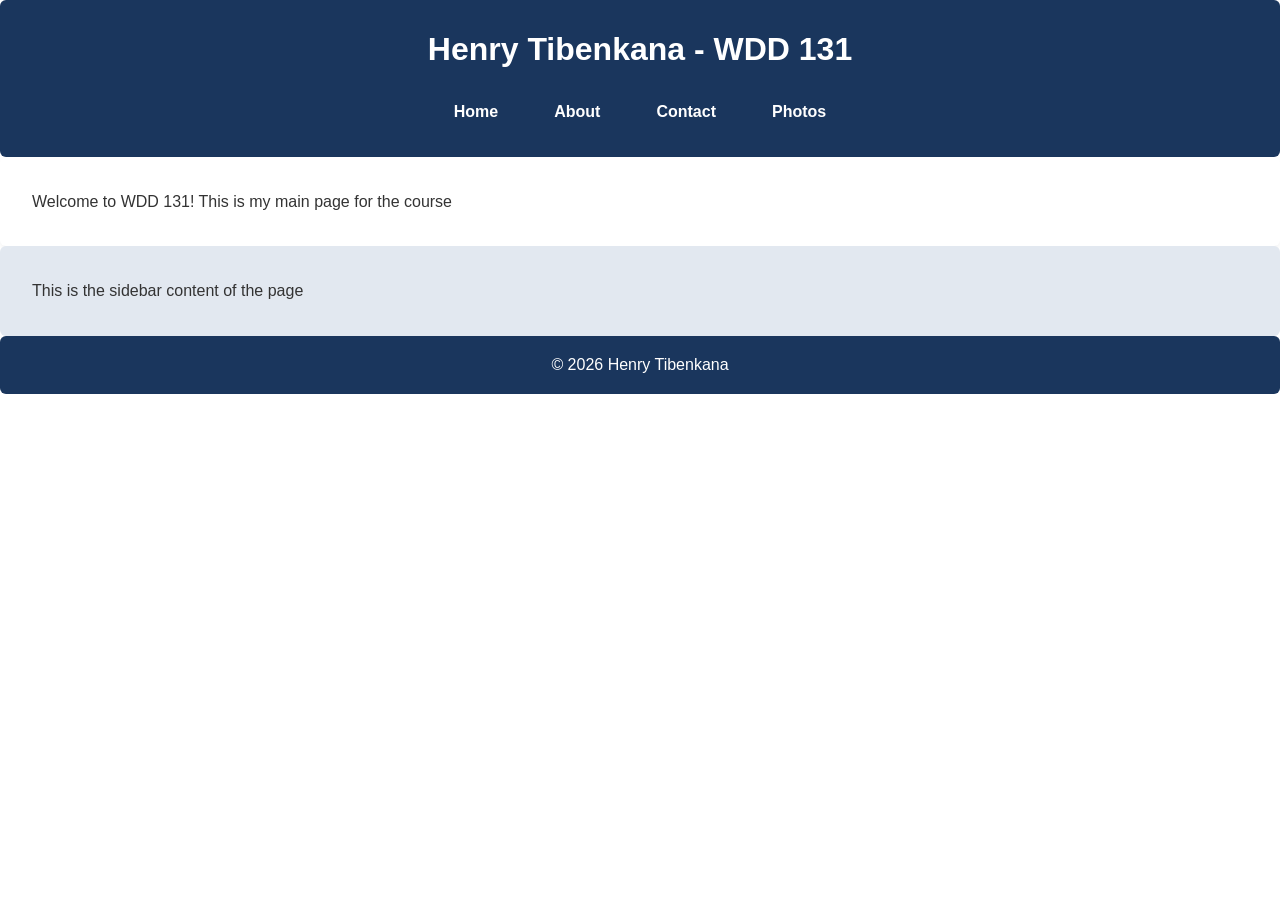
<file: Week01/basic-layout.html>
<!DOCTYPE html>
<html lang="en">
<head>
    <meta charset="UTF-8">
    <meta name="viewport" content="width=device-width, initial-scale=1.0">
    <meta name="description" content="Henry Tibenkana - WDD 131">
    <meta name="Author" content="Henry Tibenkana">
    <title>Henry Tibenkana - WDD 131</title>
    <link rel="stylesheet" href="styles/layout.css">
</head>
<body>
    <header>
        <h1>Henry Tibenkana - WDD 131</h1>
        <nav>
            <ul>
                <a href="index.html">Home</a>
                <a href="about.html">About</a>
                <a href="contact.html">Contact</a>
                <a href="photos.html">Photos</a>
            </ul>
        </nav>
    </header>
    <main>
        <p>Welcome to WDD 131! This is my main page for the course </p>
    </main>

    <aside>

        <p>This is the sidebar content of the page</p>
    </aside>

    <footer>
        <p>&copy; 2026 Henry Tibenkana </p>
    </footer>
</body>
</html>
</file>
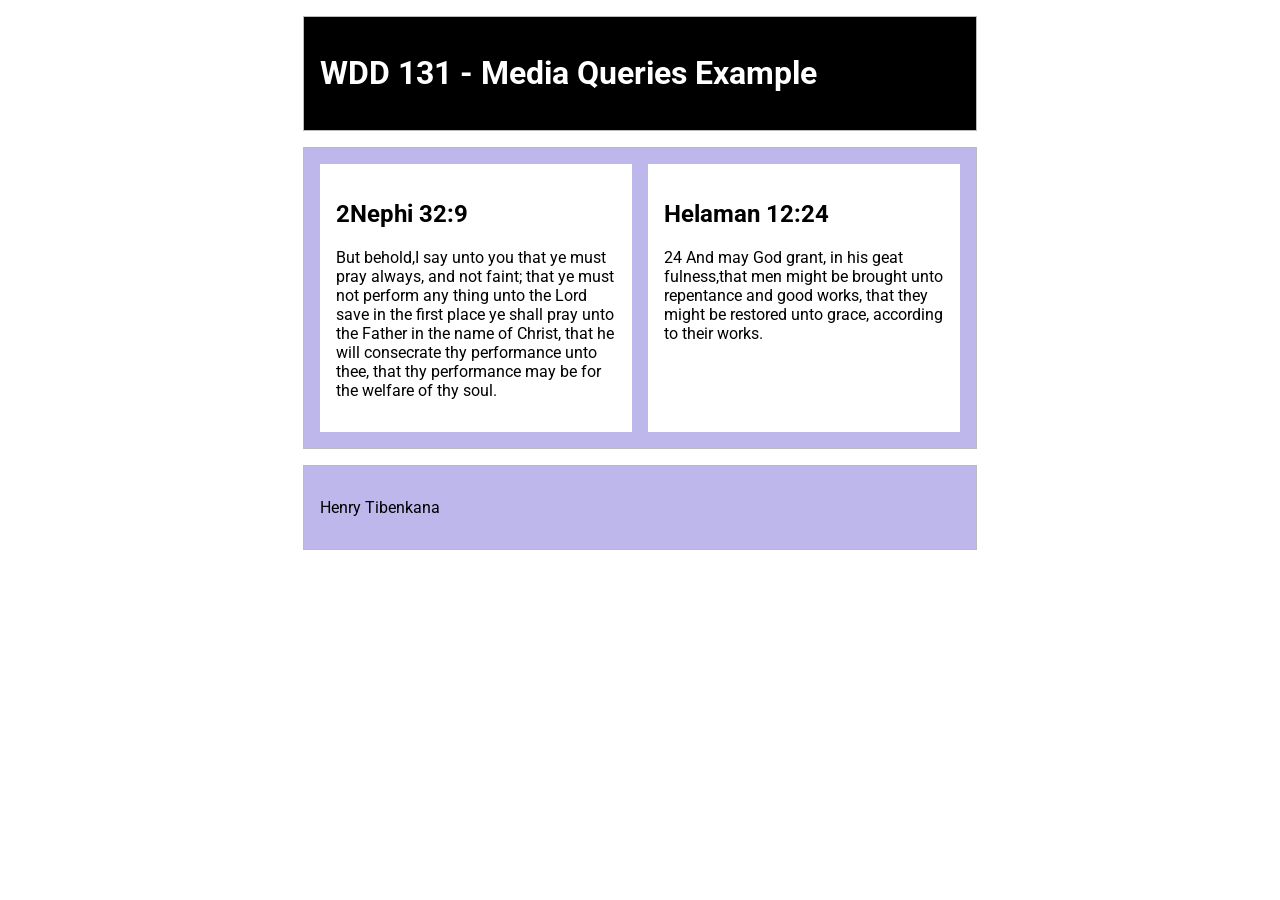
<file: week02/media-query.htm>
<!DOCTYPE html>
<html lang="en">
<head>
    <meta charset="UTF-8">
    <meta name="viewport" content="width=device-width, initial-scale=1.0">
    <title>WDD 131 - Media Queries Example</title>
    <meta name="description" content="Media query learning activity example page.">
    <meta name="Author" content="Henry Tibenkana">
    <link rel="preconnect" href="https://fonts.googleapis.com">
    <link rel="preconnect" href="https://fonts.gstatic.com" crossorigin>
    <link href="https://fonts.googleapis.com/css2?family=Roboto:ital,wght@0,100..900;1,100..900&display=swap" rel="stylesheet"> 
    <link rel="stylesheet" href="styles/media-query.css">
    <link rel="stylesheet" href="styles/media-query-large.css">
</head>
<body>
    <header>
        <h1>WDD 131 - Media Queries Example</h1>
    </header>
    <main>
        <section class="card">
            <h2>2Nephi 32:9</h2>
            <p>But behold,I say unto you that ye must pray always, and not faint;
                that ye must not perform any thing unto the Lord save in the first place ye shall pray unto the 
                Father in the name of Christ, that he will consecrate thy performance unto thee, that thy performance may be for the welfare of thy soul.
            </p>
        </section>
        <section class="card">
            <h2>Helaman 12:24</h2>
            <p>24 And may God grant, in his geat fulness,that men might be brought unto repentance and good works,
                that they might be restored unto grace, according to their works.</p>
        </section>
    </main>
    <footer>
        <p>Henry Tibenkana</p>
    </footer>
</file>
<file: styles/base.css>
* {
    box-sizing: border-box;
}

body {
    font-family: 'Roboto', Arial, sans-serif;
    font-weight: 400; 
}

h1, h2, h3, #course-title {
    font-family: 'Montserrat Alternates', sans-serif;
    font-weight: 500; 
}

/* HEADER */

header {
    width: 100%;
}

/* COURSE TITLE */

#course-title {
    display: block;
    text-align: center;
    background-color: #315a7d;
    color: white;
    font-family: "Montserrat Alternates", sans-serif;
    font-size: 1.5rem;
    font-weight: 500;
    padding: 1.5rem;
}

/* NAVIGATION */

nav {
    display: flex;
    justify-content: space-around;
    background-color: #333;
}

nav a {
    flex: 1;
    padding: 1rem;
    text-align: center;
    color: white;
    text-decoration: none;
    font-family: "Montserrat Alternates", sans-serif;
    font-size: 1.1rem;
}

/* HOVER EFFECT */

nav a:hover {
    background-color: #315a7d;
    color: #fff;
}

/* MAIN */

main {
    max-width: 1300px;
    margin: 0 auto;
    padding: 1.5rem 2rem;
    display: grid;
    grid-template-columns: 2fr 1fr;
    gap: 1rem;
}

/* PAGE HEADING */

main h1 {
    grid-column: 1 / -1;
    text-align: center;
    font-family: "Montserrat Alternates", sans-serif;
    font-size: 2.2rem;
    font-weight: 500;
    margin: 0.5rem 0 1.5rem;
}

/* CARDS */

.card {
    background-color: white;
    border: 1px solid #aaa;
    border-radius: 10px;
    overflow:hidden;
}
 
/* CARD HEADINGS */

.card h2 {
    margin: 0;
    padding: 1rem;
    text-align: center;
    background-color: #315a7d;
    color: white;
    font-family: "Montserrat", sans-serif;
    font-size: 1.2rem;
}

/* ABOUT SECTION */

.about {
    display: grid;
    grid-template-columns: 1fr 180px;
    gap: 1rem;
    padding: 1.4rem;
}

.about p {
    margin: 0;
    font-size: 1.1rem;
    line-height: 1.6;
}

.about img {
    width: 170px;
    height: auto;
    justify-self: center;
    object-fit: cover;
}

/* COUNTRY TITLE */

.card h3 {
    text-align: center;
    margin: 0 4rem;
    padding-bottom: 0.5rem;
    font-family: "Montserrat", sans-serif;
    border-bottom: 1px solid #999;
}

.country {
    display: grid;
    grid-template-columns: 200px 1fr;
    gap: 1.2rem;
    padding: 1.4rem;
    align-items: start;
}

.country figure {
    margin: 0;
    text-align: center;
}

.country img {
    width: 190px;
    height: auto;
    border: 1px solid #aaa;
}

figcaption {
    margin-top: 0.5rem;
    font-style: italic;
    font-size: 0.9rem;
}

.country p {
    margin: 0;
    font-size: 1.1rem;
    line-height: 1.6;
}

/* RESOURCES SECTION */

.resources {
    background-color: white;
}

.resources ul {
    margin-top: 1.5rem;
    padding-left: 2.5rem;
    padding-right: 1rem;
}

.resources li {
    margin-bottom: 0.7rem;
}

.resources a {
    color: #1c3f91;
    font-size: 1.1rem;
}

.resources a:hover {
    color: #315a7d;
}

/* FOOTER */

footer {
    background-color: #315a7d;
    color: white;
    text-align: center;
    padding: 1rem;
    font-family: "Montserrat Alternates", sans-serif;
}

footer p {
    margin: 0.4rem;
}

#lastModified {
    color: #ffd700;
}
</file>
<file: project/styles/project.css>
:root {
  --green: #174a2a;
  --dark-green: #0d321c;
  --gold: #d9a441;
  --cream: #f7f3e8;
  --white: #ffffff;
  --dark: #222222;
  --gray: #626b64;
  --light-gray: #e8ece8;
  --border: #d4dbd4;
  --shadow: 0 4px 14px rgba(13, 50, 28, 0.12);
}

* {
  box-sizing: border-box;
  margin: 0;
  padding: 0;
}

html {
  scroll-behavior: smooth;
}

body {
  font-family: Roboto, Arial, sans-serif;
  line-height: 1.65;
  color: var(--dark);
  background: var(--cream);
}

img {
  display: block;
  max-width: 100%;
  height: auto;
}

a {
  color: var(--green);
  text-underline-offset: 3px;
}

a:hover {
  text-decoration-thickness: 2px;
}

button,
input,
select,
textarea {
  font: inherit;
}

:focus-visible {
  outline: 3px solid var(--gold);
  outline-offset: 3px;
}

h1,
h2,
h3 {
  font-family: Montserrat, Arial, sans-serif;
  line-height: 1.25;
  color: var(--green);
}

h1 {
  font-size: clamp(2rem, 5vw, 3rem);
  margin-bottom: 1rem;
}

h2 {
  font-size: clamp(1.4rem, 3vw, 2rem);
  margin-bottom: 0.75rem;
}

h3 {
  font-size: 1.2rem;
  margin-bottom: 0.5rem;
}

p {
  margin-bottom: 1rem;
}


.content-width {
  width: min(100% - 2rem, 1200px);
  margin-inline: auto;
}

.site-header {
  display: flex;
  align-items: center;
  justify-content: space-between;
  flex-wrap: wrap;
  gap: 0.75rem;
  padding: 0.85rem max(1rem, calc((100% - 1200px) / 2));
  background: var(--green);
  color: var(--white);
}

.logo {
  color: var(--white);
  font-family: Montserrat, Arial, sans-serif;
  font-size: 1.35rem;
  font-weight: 700;
  text-decoration: none;
  white-space: nowrap;
}

.logo span {
  color: var(--gold);
}

.menu-button {
  display: block;
  padding: 0.2rem 0.65rem;
  border: 1px solid rgba(255, 255, 255, 0.7);
  border-radius: 5px;
  background: transparent;
  color: var(--white);
  font-size: 1.6rem;
  cursor: pointer;
}

.main-nav {
  display: none;
  flex-basis: 100%;
  flex-direction: column;
  gap: 0.3rem;
}

.main-nav.open {
  display: flex;
}

.main-nav a {
  display: block;
  padding: 0.7rem 0.85rem;
  border-radius: 5px;
  color: var(--white);
  text-decoration: none;
}

.main-nav a:hover,
.main-nav a[aria-current="page"] {
  background: var(--dark-green);
}

.home-main {
  padding: 0;
}

.hero {
  position: relative;
  min-height: 430px;
  overflow: hidden;
  background: var(--dark-green);
}

.hero > img {
  position: absolute;
  inset: 0;
  width: 100%;
  height: 100%;
  object-fit: cover;
  object-position: center;
}

.hero::after {
  position: absolute;
  inset: 0;
  background: linear-gradient(
    90deg,
    rgba(0, 0, 0, 0.75),
    rgba(0, 0, 0, 0.35) 62%,
    rgba(0, 0, 0, 0.05)
  );
  content: "";
  pointer-events: none;
}

.hero-content {
  position: relative;
  z-index: 1;
  display: flex;
  min-height: 430px;
  flex-direction: column;
  align-items: flex-start;
  justify-content: center;
  padding: 2rem max(1.25rem, calc((100% - 1100px) / 2));
  color: var(--white);
}

.hero-content h1 {
  color: var(--white);
  font-size: clamp(2.7rem, 7vw, 4.7rem);
}

.hero-content h1 span {
  color: var(--gold);
}

.hero-content p {
  max-width: 640px;
  font-size: 1.1rem;
}

.eyebrow {
  margin-bottom: 0.5rem;
  color: #8b5a00;
  font-size: 0.82rem;
  font-weight: 800;
  letter-spacing: 0.12em;
  text-transform: uppercase;
}

.hero-content .eyebrow {
  color: var(--gold);
}

.button {
  display: inline-flex;
  align-items: center;
  justify-content: center;
  gap: 0.6rem;
  min-height: 44px;
  padding: 0.75rem 1.15rem;
  border: 2px solid var(--green);
  border-radius: 6px;
  background: var(--green);
  color: var(--white);
  font-weight: 700;
  text-align: center;
  text-decoration: none;
  cursor: pointer;
}

.button:hover {
  background: var(--dark-green);
  color: var(--white);
  text-decoration: none;
}

.button-gold {
  border-color: var(--gold);
  background: var(--gold);
  color: var(--dark-green);
}

.button-gold:hover {
  border-color: var(--white);
  background: var(--white);
  color: var(--dark-green);
}

.welcome-section {
  padding-block: 2.5rem;
}

.welcome-section > p {
  max-width: 820px;
}

.visit-message {
  padding: 0.9rem 1rem;
  border-left: 5px solid var(--gold);
  border-radius: 4px;
  background: var(--white);
}

.featured {
  padding-block: 1rem 3.5rem;
}

.section-heading {
  margin-bottom: 1.5rem;
}

.center {
  margin-top: 2rem;
  text-align: center;
}

.page-main {
  padding-block: 2rem 3rem;
}

.page-introduction {
  margin-bottom: 2rem;
  padding: 2rem 1.25rem;
  border-bottom: 5px solid var(--gold);
  border-radius: 8px;
  background: var(--white);
  box-shadow: var(--shadow);
  text-align: center;
}

.page-introduction p {
  max-width: 760px;
  margin-inline: auto;
  color: var(--gray);
}

.destination-section > h2,
.section-intro {
  text-align: center;
}

.filter-buttons {
  display: flex;
  justify-content: center;
  flex-wrap: wrap;
  gap: 0.6rem;
  margin: 1.5rem 0 1rem;
}

.filter-buttons button {
  min-height: 44px;
  padding: 0.6rem 1rem;
  border: 2px solid var(--green);
  border-radius: 24px;
  background: var(--white);
  color: var(--green);
  cursor: pointer;
}

.filter-buttons button:hover {
  background: #e5ecdf;
}

.filter-buttons button.active,
.filter-buttons button[aria-pressed="true"] {
  background: var(--green);
  color: var(--white);
}

.results-message {
  min-height: 1.5rem;
  color: var(--gray);
  text-align: center;
}

.destination-grid {
  display: grid;
  grid-template-columns: minmax(0, 1fr);
  gap: 1.25rem;
}

.destination-card {
  overflow: hidden;
  border-radius: 8px;
  background: var(--white);
  box-shadow: var(--shadow);
}

.destination-card img {
  width: 100%;
  height: 220px;
  object-fit: cover;
  background: var(--light-gray);
}

.destination-card-content {
  padding: 1.2rem;
}

.destination-category {
  display: inline-block;
  margin-bottom: 0.7rem;
  padding: 0.2rem 0.65rem;
  border-radius: 20px;
  background: #f6e4b8;
  color: var(--dark-green);
  font-size: 0.85rem;
  font-weight: 700;
}

.destination-location {
  color: var(--gray);
  font-weight: 600;
}

.no-results {
  grid-column: 1 / -1;
  padding: 1.25rem;
  border-left: 5px solid var(--gold);
  background: var(--white);
  text-align: center;
}

.travel-message {
  margin-top: 3rem;
  padding: 2rem 1.25rem;
  border-radius: 8px;
  background: #e8eddf;
  text-align: center;
}

.travel-message p {
  max-width: 700px;
  margin-inline: auto;
}

.contact-layout {
  display: grid;
  grid-template-columns: 1fr;
  gap: 1.5rem;
}

.contact-information,
#contactForm {
  padding: 1.4rem;
  border-radius: 8px;
  background: var(--white);
  box-shadow: var(--shadow);
}

.contact-information {
  border-top: 5px solid var(--gold);
}

.form-group {
  margin-bottom: 1.1rem;
}

label {
  display: block;
  margin-bottom: 0.4rem;
  font-weight: 700;
}

input,
select,
textarea {
  width: 100%;
  min-height: 44px;
  padding: 0.7rem;
  border: 1px solid #87938a;
  border-radius: 5px;
  background: var(--white);
  color: var(--dark);
}

textarea {
  min-height: 150px;
  resize: vertical;
}

.form-message {
  margin-top: 1rem;
  margin-bottom: 0;
  font-weight: 700;
}


.references {
  padding: 1.5rem;
  border-top: 5px solid var(--gold);
  border-radius: 8px;
  background: var(--white);
  box-shadow: var(--shadow);
}

.references h1 {
  padding-bottom: 0.7rem;
  border-bottom: 2px solid var(--gold);
}

.references h2 {
  margin-top: 1.8rem;
  padding-left: 0.7rem;
  border-left: 4px solid var(--gold);
}

.references ul {
  margin: 0.5rem 0 1.3rem;
  padding-left: 1.5rem;
  list-style: none;
}

.references li {
  margin-bottom: 0.8rem;
  overflow-wrap: anywhere;
}

.references li a {
  font-weight: 600;
}

.asset-list {
  padding-left: 0 !important;
  list-style: none;
}

.asset-list li {
  margin-bottom: 1rem;
  padding: 1rem;
  border: 1px solid var(--border);
  border-radius: 6px;
  background: #faf9f5;
}

.asset-list img {
  width: 100%;
  max-width: 420px;
  height: 180px;
  margin-bottom: 0.6rem;
  object-fit: cover;
}

figcaption {
  color: var(--gray);
  font-size: 0.95rem;
}

/* 13. Footer */
.site-footer {
  margin-top: 2rem;
  padding: 2rem 1rem 1.25rem;
  border-top: 4px solid var(--gold);
  background: var(--dark-green);
  color: var(--white);
  text-align: center;
}

.site-footer h2 {
  color: var(--white);
  font-size: 1.2rem;
}

.footer-content {
  display: grid;
  grid-template-columns: 1fr;
  gap: 1.5rem;
  max-width: 1100px;
  margin: 0 auto 1.5rem;
  text-align: left;
}

.site-footer nav {
  display: flex;
  flex-wrap: wrap;
  gap: 0.3rem 1rem;
}

.site-footer nav a {
  color: var(--white);
}

.site-footer nav a:hover {
  color: var(--gold);
}

.copyright,
.last-modified {
  margin: 0.4rem 0;
  font-size: 0.9rem;
  overflow-wrap: anywhere;
}

.siteplan-nav {
  display: flex;
  flex-basis: auto;
}

@media (min-width: 32rem) {
  .destination-grid {
    grid-template-columns: repeat(2, minmax(0, 1fr));
  }

  .references {
    padding: 2rem;
  }

  .contact-information,
  #contactForm {
    padding: 2rem;
  }

  .asset-list {
    display: grid;
    grid-template-columns: repeat(2, minmax(0, 1fr));
    gap: 1rem;
  }
}
</file>
<file: project/styles/project-large.css>
@media (min-width: 48rem) {
  .site-header {
    min-height: 78px;
    flex-wrap: nowrap;
    padding-inline: max(2rem, calc((100% - 1200px) / 2));
  }

  .logo {
    font-size: 1.6rem;
  }

  .menu-button {
    display: none;
  }

  .main-nav,
  .main-nav.open {
    display: flex;
    flex-basis: auto;
    flex-direction: row;
    align-items: center;
    justify-content: flex-end;
    gap: 0.35rem;
  }

  .main-nav a {
    padding: 0.7rem 0.9rem;
    white-space: nowrap;
  }

  .hero,
  .hero-content {
    min-height: 580px;
  }

  .hero-content {
    padding-inline: max(2rem, calc((100% - 1100px) / 2));
  }

  .hero-content p {
    font-size: 1.2rem;
  }

  .welcome-section {
    padding-block: 3rem;
  }

  .featured {
    padding-bottom: 4rem;
  }

  .destination-grid {
    grid-template-columns: repeat(3, minmax(0, 1fr));
    gap: 1.6rem;
  }

  .destination-card img {
    height: 230px;
  }

  .page-introduction {
    padding: 3rem 2rem;
  }

  .contact-layout {
    grid-template-columns: minmax(0, 0.85fr) minmax(0, 1.15fr);
    align-items: start;
    gap: 2rem;
  }

  .footer-content {
    grid-template-columns: 1fr 1fr;
    gap: 3rem;
  }

  .asset-list {
    grid-template-columns: repeat(3, minmax(0, 1fr));
  }
}
</file>
<file: styles/form.css>
* {
    box-sizing: border-box;
}

body {
    margin: 0;
    font-family: Arial, sans-serif;
    background-color: white;
    color: #111;
}

header {
    background-color: #33002f;
    color: white;
    text-align: center;
    padding: 1.2rem;
    margin-bottom: 1.2rem;
}

header h1 {
    margin: 0;
    font-size: 1.8rem;
}

main {
    width: 100%;
    max-width: 450px;
    margin: 0 auto;
}

form {
    background-color: #d8d2d8;
    padding: 1rem;
    margin: 0;
}

fieldset {
    border: none;
    margin: 0;
    padding: 0;
}

legend {
    display: none;
}

label {
    display: block;
    font-weight: bold;
    margin-bottom: 0.35rem;
}

select,
input[type="date"],
input[type="text"],
textarea {
    width: 100%;
    border: none;
    background-color: white;
    padding: 0.75rem;
    font-size: 1rem;
    margin-bottom: 1.25rem;
}

select,
input[type="date"],
input[type="text"] {
    height: 42px;
}

textarea {
    height: 115px;
    resize: vertical;
}

.rating {
    display: grid;
    grid-template-columns: repeat(5, 1fr);
    gap: 0.5rem;
    margin-bottom: 1.4rem;
}

.rating label {
    display: flex;
    flex-direction: column;
    align-items: center;
    font-weight: normal;
    margin: 0;
}

.rating span {
    font-size: 1rem;
    white-space: nowrap;
    letter-spacing: 1px;
    margin-bottom: 0.25rem;
}

.rating input[type="radio"] {
    width: 26px;
    height: 26px;
    margin: 0;
}

fieldset:nth-of-type(2) p {
    margin: 0;
    font-weight: bold;
}

fieldset:nth-of-type(2) label {
    font-weight: normal;
    display: flex;
    align-items: center;
    margin-bottom: 0.35rem;
}

input[type="checkbox"] {
    width: 25px;
    height: 25px;
    margin: 0 0.6rem 0 0;
}

.field-title {
    margin-bottom: 0.2rem;
}

.optional {
    color: #00008b;
    font-weight: normal;
    font-size: 0.9rem;
}

input[type="submit"] {
    width: 100%;
    height: 50px;
    background-color: #eee;
    border: 1px solid #777;
    border-radius: 3px;
    font-size: 1.35rem;
    font-weight: bold;
    cursor: pointer;
}

input[type="submit"]:hover {
    background-color: #cfcfcf;
}

input:focus,
select:focus,
textarea:focus {
    outline: 2px solid #33002f;
    outline-offset: 2px;
}

footer {
    max-width: 450px;
    margin: 0 auto;
    padding: 1rem;
    background-color: #33002f;
    color: white;
    text-align: center;
}

footer p {
    margin: 0.3rem;
}

.confirmation {
    padding: 1rem;
}

.confirmation section {
    background-color: #d8d2d8;
    padding: 2rem 1rem;
    text-align: center;
}

.button {
    display: inline-block;
    padding: 0.75rem 1.5rem;
    background-color: #33002f;
    color: white;
    text-decoration: none;
    margin-top: 1rem;
}

@media (min-width: 32rem) {

    main {
        max-width: 600px;
    }

    form {
        padding: 1.5rem;
    }

    header h1 {
        font-size: 2rem;
    }
}
</file>
<file: styles/design.css>
:root {
    --red: #df0736f9;
    --green: #008c62;
    --card: rgb(255 255 255 / 0.84);
    --text: #222;
}

* {
    box-sizing: border-box;
    margin: 0;
    padding: 0;
}

body {
    font-family: Arial, sans-serif;
    color: var(--text);
}

header {
    background: var(--red);
    color: white;
    padding: 0.7rem;
    text-align: center;
}

h1 {
    font-size: clamp(2rem, 5vw, 4rem);
}

main {
    position: relative;
    max-width: 1150px;
    margin: 0 auto;
    border-top: 18px solid var(--green);
}

.hero {
    display: block;
    width: 100%;
    overflow: hidden;
}

.hero img {
    display: block;
    width: 100%;
    height: 600px;
    max-height: 600px;
    object-fit: cover;
}

.data-card,
.weather-card {
    position:absolute;
    background: var(--card);
    padding-bottom: 1.25rem;
    width: 290px;
    border-radius: 6px;
}

.data-card {
    top: 2.5rem;
    left:1rem;

}

.weather-card {
    right: 1.5rem;
    bottom: 2rem;
}

h2 {
    background: rgba(40, 205, 147, 0.9);
    color: white;
    padding: 0.8rem 1rem;
    margin-bottom: 1.25rem;
}

dl,
.weather-card p {
    display: grid;
    grid-template-columns: 1fr 1.5fr;
    gap: 0.45rem;
    padding: 0 1.25rem;
}

dt,
.weather-card p {
    text-align: right;
}

dd,
.weather-card span {
    text-align: left;
}

.weather-card img {
    display: none;
}

footer {
    max-width: 1150px;
    margin: 0 auto;
    background: var(--red);
    color: white;
    padding: 2rem 1rem;
    text-align: center;
}

@media (min-width: 700px) {
    .weather-card h2::after {
        content: " ⛅";
        float: right;
    }
}

@media (max-width: 699px) {
    header {
        padding: 1rem;
    }

    main {
        display: block;
        border-top: 12px solid var(--green);
    }

    .hero {
        display: block;
        width: 100%;
        margin-bottom: 0;
    }

    .hero img {
        height: 220px;
        min-height: 220px;
        max-height: 220px;
        object-fit: cover;
    }

    .data-card,
    .weather-card {
        position: static;
        width: 100%;
        background: white;
        padding-bottom: 1rem;
        margin-top: 0;
    }

    .weather-card img {
        display: block;
        width: 55px;
        margin: 0 auto 1rem;
    }

    .callout {
        background-color: var(--accent-color);
        color: white;
        font-weight: bold;
    }

    .weather-card h2::after {
        content: " ⛅";
        float: right;
    }
}

@media screen and (min-width: 700px) {

    header {
        padding: 2rem;
    }

    header h1 {
        font-size: 3.5rem;
    }

    main {
        position: relative;
    }

    .hero,
    .callout {
        grid-column: 1 / -1;
    }
 
    .hero img {
        width: 100%;
        height: 600px;
        object-fit: cover;
    }

    

    .data {
        position: absolute;
        top: 40px;
        left: 20px;
        width: 320px;
        padding: 1.5rem;
        background-color: rgba(255, 255, 255, 0.92);
        box-shadow: var(--shadow);
    }

    

    .weather {
        position: absolute;
        top: 310px;
        right: 20px;
        width: 320px;
        padding: 1.5rem;
        background-color: rgba(255, 255, 255, 0.92);
        box-shadow: var(--shadow);
    }

    .data h2,
    .weather h2 {
        margin: -1.5rem -1.5rem 1.5rem;
        padding: 0.8rem 1rem;
        background-color: var(--green);
        color: var(--white);
        text-align: left;
    }

    

    .weather h2::after {
        content: " ⛅";
        margin-left: 0.75rem;
    }

    
    .weather-icon {
        display: none;
    }

    .data-content p,
    .weather-content p {
        margin: 0.7rem 0;
        gap: 0.5rem;
    }

    .data-content strong,
    .weather-content strong {
        min-width: 115px;
    }

    .data-content span,
    .weather-content span {
        min-width: 145px;
    }

    footer {
        padding: 2rem;
        font-size: 1.05rem;
    }
}
</file>
<file: styles/temples.css>
* {
    margin: 0;
    padding: 0;
    box-sizing: border-box;
    font-family: Roboto, sans-serif;
}

html,
body {
    background-color: white;
    color: black;
}

header {
    display: grid;
    background-color: #315a7d;
    color: white;
    font-size: 20px;
    margin: 0 auto;
}

.title {
    color: white;
}

nav {
    padding: 10px 40px;
    display: flex;
    align-items: center;
    justify-content: space-between;
    background: #004274;
    position: relative;
    height: 70px;
}

nav ul {
    display: flex;
    gap: 30px;
    align-items: center;
}

nav ul li {
    list-style-type: none;
}

nav ul li a {
    text-decoration: none;
    color: #fff;
}

.menu-icon {
    display: none;
}

nav a:hover {
    background-color: white;
    border-radius: 5px;
    color: black;
    padding: 10px;
}

main {
    display: grid;
    grid-template-columns: repeat(auto-fit, minmax(240px, 1fr));
    gap: 1rem;
    max-width: 1000px;
    margin: 0 auto;
    padding: 20px 0;
}

h1 {
    grid-column: 1 / -1;
    text-align: center;
}

figure {
    padding: 1rem;
    border-radius: 8px;
    text-align: center;
}

figure img {
    width: 100%;
    object-fit: cover;
    display: block;
    border-radius: 5px;
}

figcaption {
    font-family: Roboto, sans-serif;
    font-weight: 500;
    margin-top: 0.8rem;
    font-size: 1.1rem;
}

footer {
    background-color: #004274;
    color: white;
    text-align: center;
    padding: 1rem;
    font-family: Roboto, sans-serif;
}

footer p {
    margin: 0.4rem;
}

#lastModified {
    color: #ffd700;
}
</file>
<file: styles/temples-large.css>
@media (max-width: 600px) {

    nav ul {
        position: absolute;
        top: 70px;
        left: 0;
        right: 0;
        flex-direction: column;
        text-align: center;
        background: #004274;
        gap: 0;

        display: none;
    }

    nav ul li {
        padding: 20px;
    }

    #menuButton {
        display: block;
        background: none;
        border: none;
        color: white;
        font-size: 2rem;
        cursor: pointer;
    }

    nav.open ul {
        display: flex;
    }
}
</file>
<file: project/styles/siteplan.css>
:root {
            --green: #174A2A;
            --gold: #D9A441;
            --cream: #F7F3E8;
            --white: #FFFFFF;
            --dark: #222222;
        }

        * {
            box-sizing: border-box;
        }

        body {
            margin: 0;
            font-family: "Roboto", sans-serif;
            color: var(--dark);
            background-color: var(--cream);
            line-height: 1.6;
        }

        header {
            background-color: var(--green);
            color: var(--white);
            text-align: center;
            padding: 2rem 1rem;
        }

        h1,
        h2,
        h3 {
            font-family: "Montserrat", sans-serif;
        }

        h1 {
            margin: 0;
        }

        main {
            max-width: 900px;
            margin: 0 auto;
            padding: 1rem;
        }

        section {
            background-color: var(--white);
            margin: 1.5rem 0;
            padding: 1.5rem;
            border-left: 5px solid var(--gold);
        }

        h2 {
            color: var(--green);
        }

        .color-box {
            display: inline-block;
            padding: 1rem;
            margin: 0.5rem;
            border: 1px solid #ccc;
        }

        .green {
            background-color: var(--green);
            color: white;
        }

        .gold {
            background-color: var(--gold);
            color: black;
        }

        .cream {
            background-color: var(--cream);
        }

        .wireframe {
            background-color: #eee;
            border: 2px solid var(--green);
            padding: 1rem;
            margin-top: 1rem;
            text-align: center;
        }

        footer {
            background-color: var(--green);
            color: white;
            text-align: center;
            padding: 1rem;
        }
</file>
<file: Week01/styles/layout.css>
*{
    box-sizing: border-box;
    margin: 0;
    padding: 0;
}

body {
    font-family: Arial, Helvetica, sans-serif;
    color: #333333;
    line-height: 1.6;
    min-height: auto;
}

header {
  grid-area: header;
  background-color: #1a365d;
  color: #ffffff;
  padding: 1.5rem;
  border-radius: 6px;
  text-align: center;   
}

header nav {
  margin-top: 1rem;
}

header nav ul {
  list-style: none;
  display: flex;
  justify-content: center;
  gap: 1.5rem;
}

header nav a {
  color: #ffffff;
  text-decoration: none;
  font-weight: bold;
  padding: 0.5rem 1rem;
  border-radius: 4px;
  transition: background-color 0.2s ease;
}

header nav a:hover {
  background-color: #2b6cb0;
}

/* Main Content Area */
main {
  grid-area: main;
  background-color: #ffffff;
  padding: 2rem;
  border-radius: 6px;
  box-shadow: 0 2px 4px rgba(0, 0, 0, 0.05);
}

/* Sidebar / Aside Area */
aside {
  grid-area: aside;
  background-color: #e2e8f0;
  padding: 2rem;
  border-radius: 6px;
}

/* Footer Area */
footer {
  grid-area: footer;
  background-color: #1a365d;
  color: #ffffff;
  text-align: center;
  padding: 1rem;
  border-radius: 6px;
}
</file>
<file: week02/styles/media-query.css>
body {
    font-family: "Roboto", sans-serif;
}

header, main, footer {
  width: 640px;
  margin: 1rem auto;
  text-align: left;
  border: 1px solid #bbb;
  padding: 1rem;
  background-color: rgba(189, 183, 236, 0.995)
}

main {
  display: grid;
  grid-template-columns: 1fr;
  grid-gap: 1rem;
}

section {
padding: 1rem;
background-color: #fff;
}
</file>
<file: week02/styles/media-query-large.css>
body {
    font-family: "Roboto", sans-serif;
}

@media screen and (min-width: 500px) {
  header {
    background-color: #000;
    color: #fff;
  }
  
  main {
    grid-template-columns: 1fr 1fr;
  }
}
</file>
